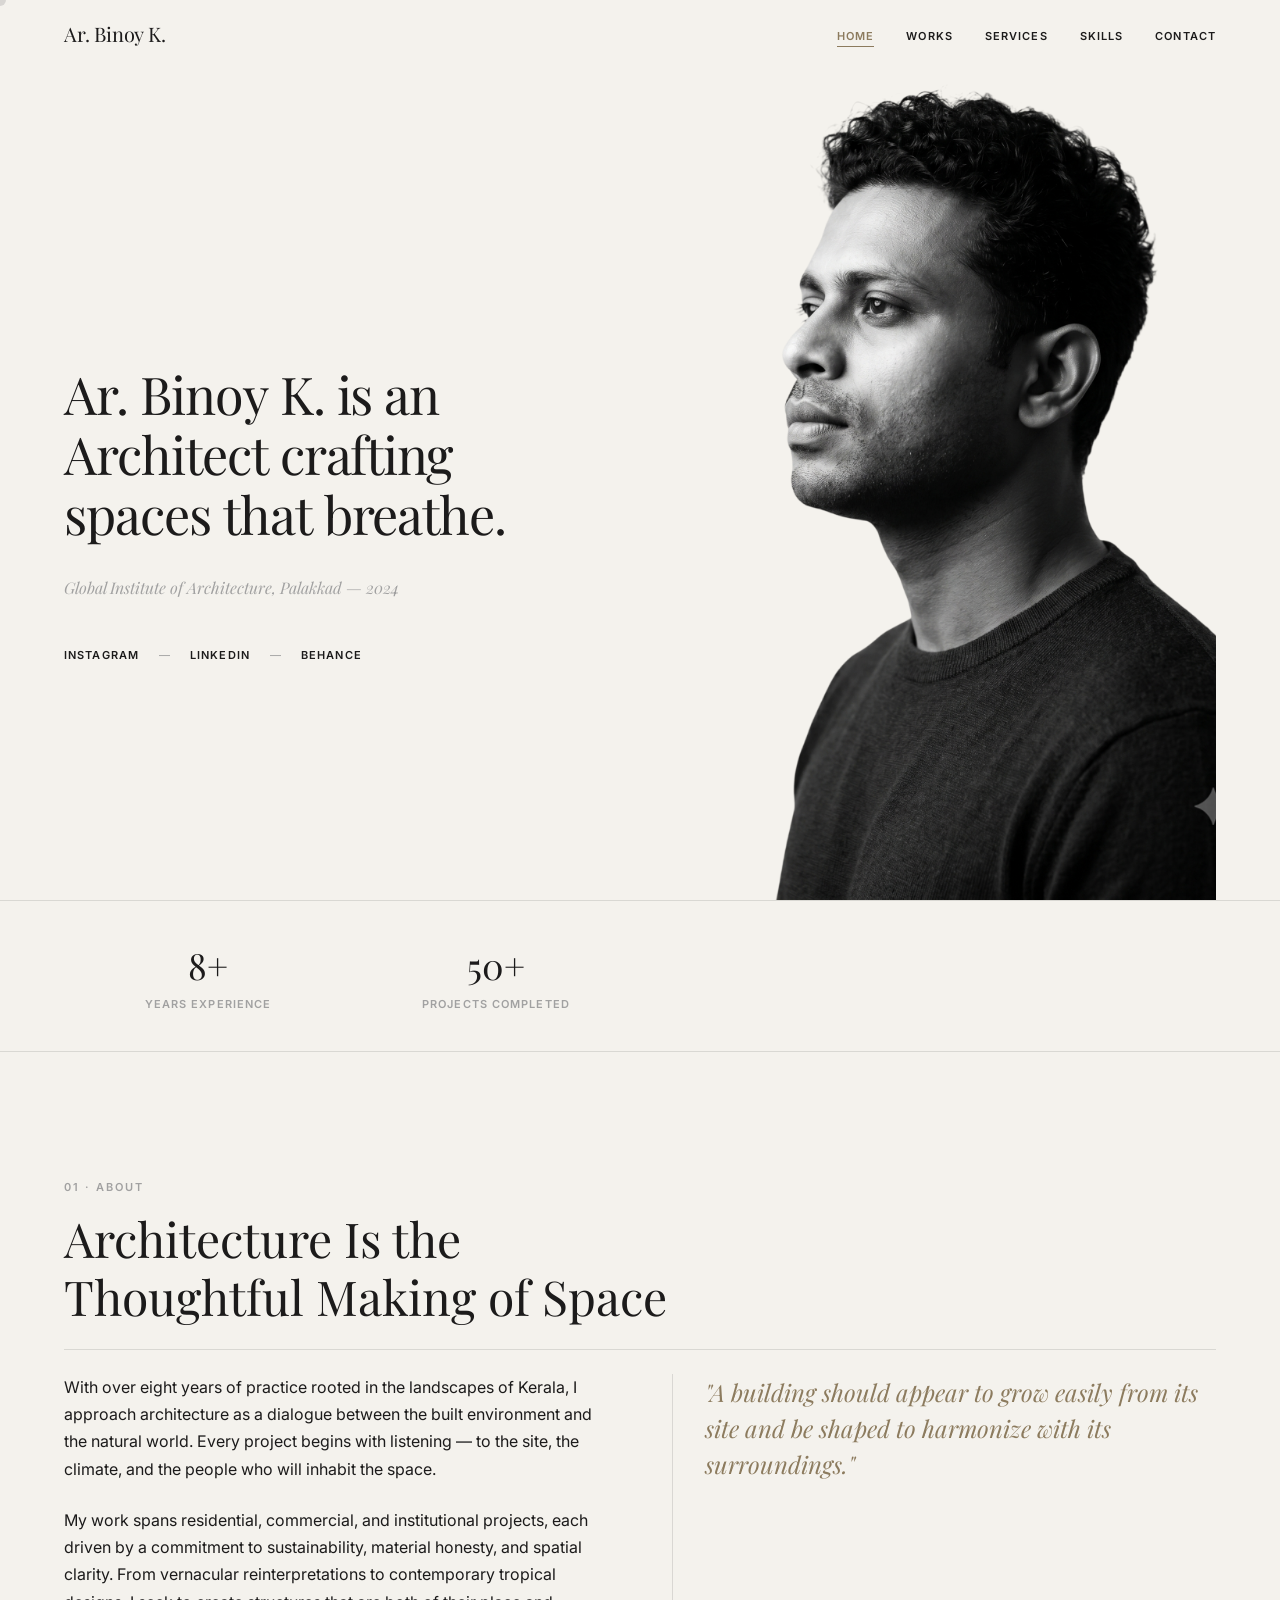
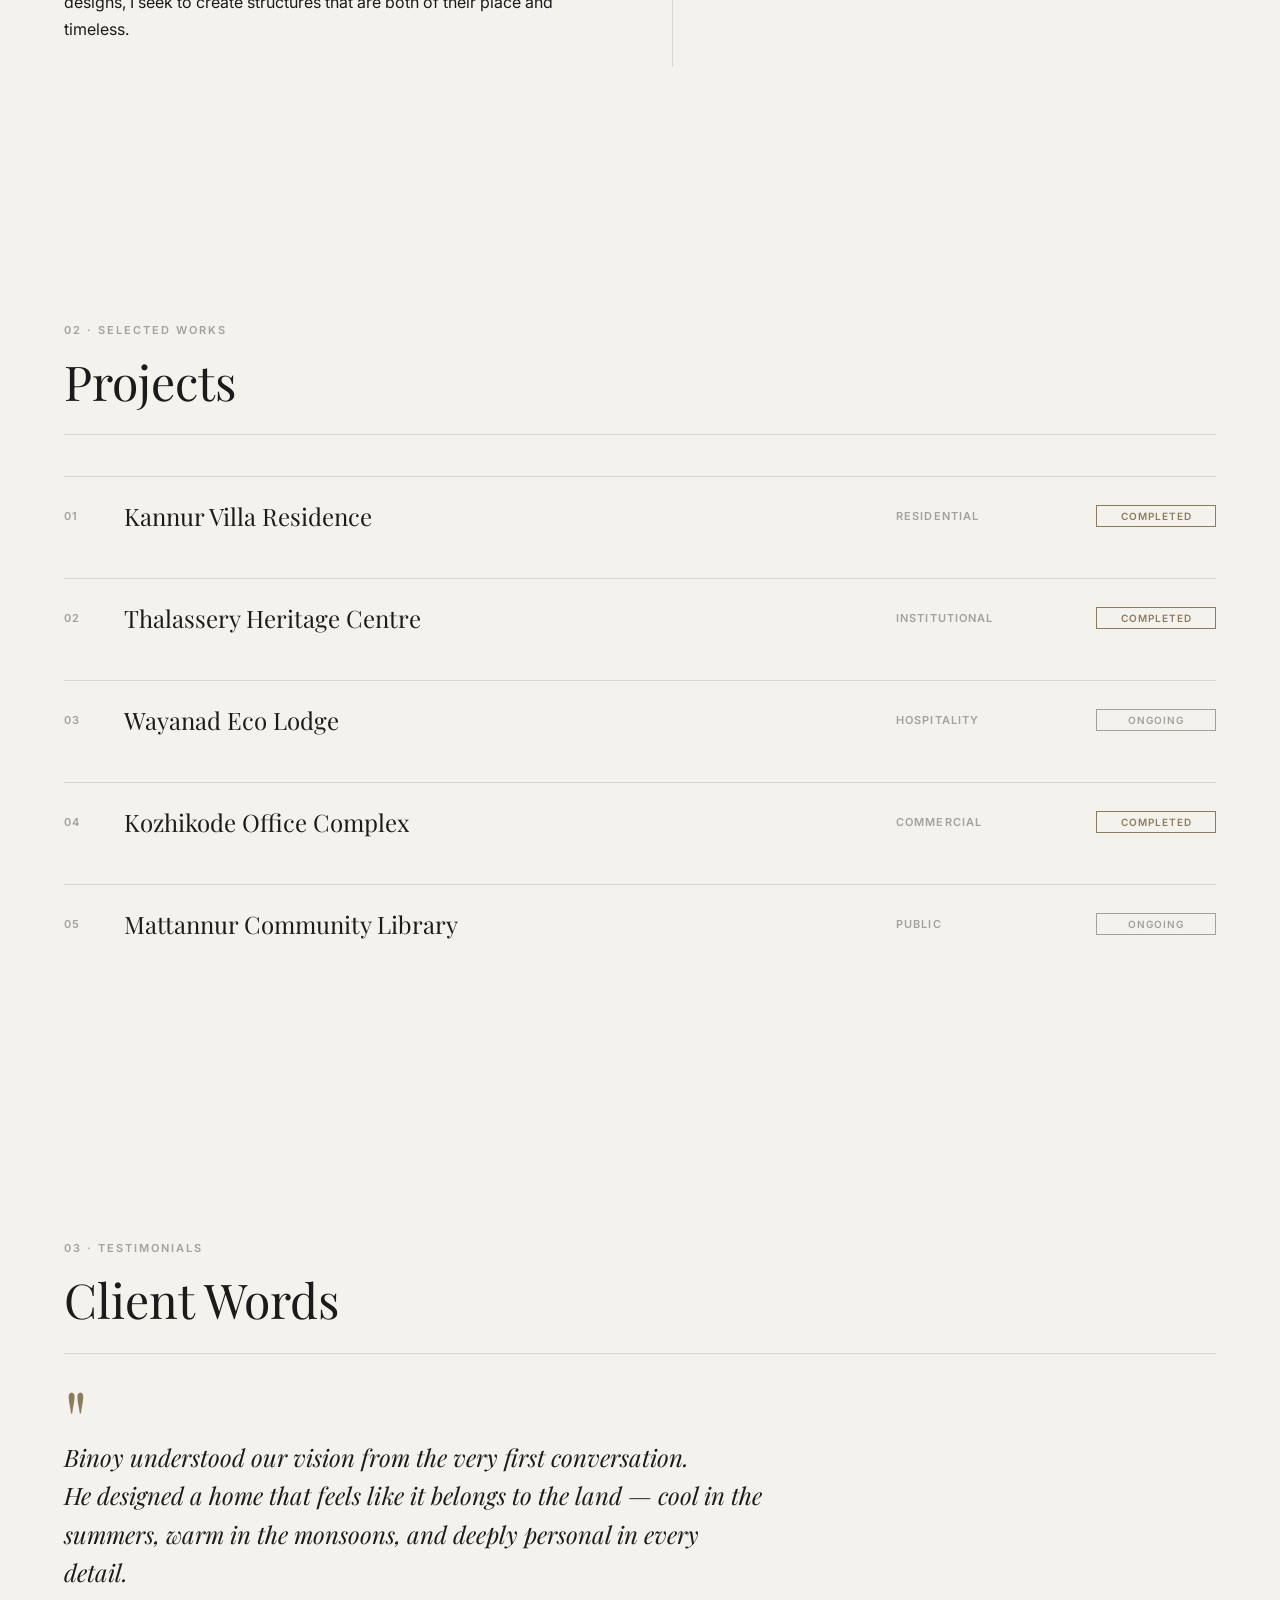
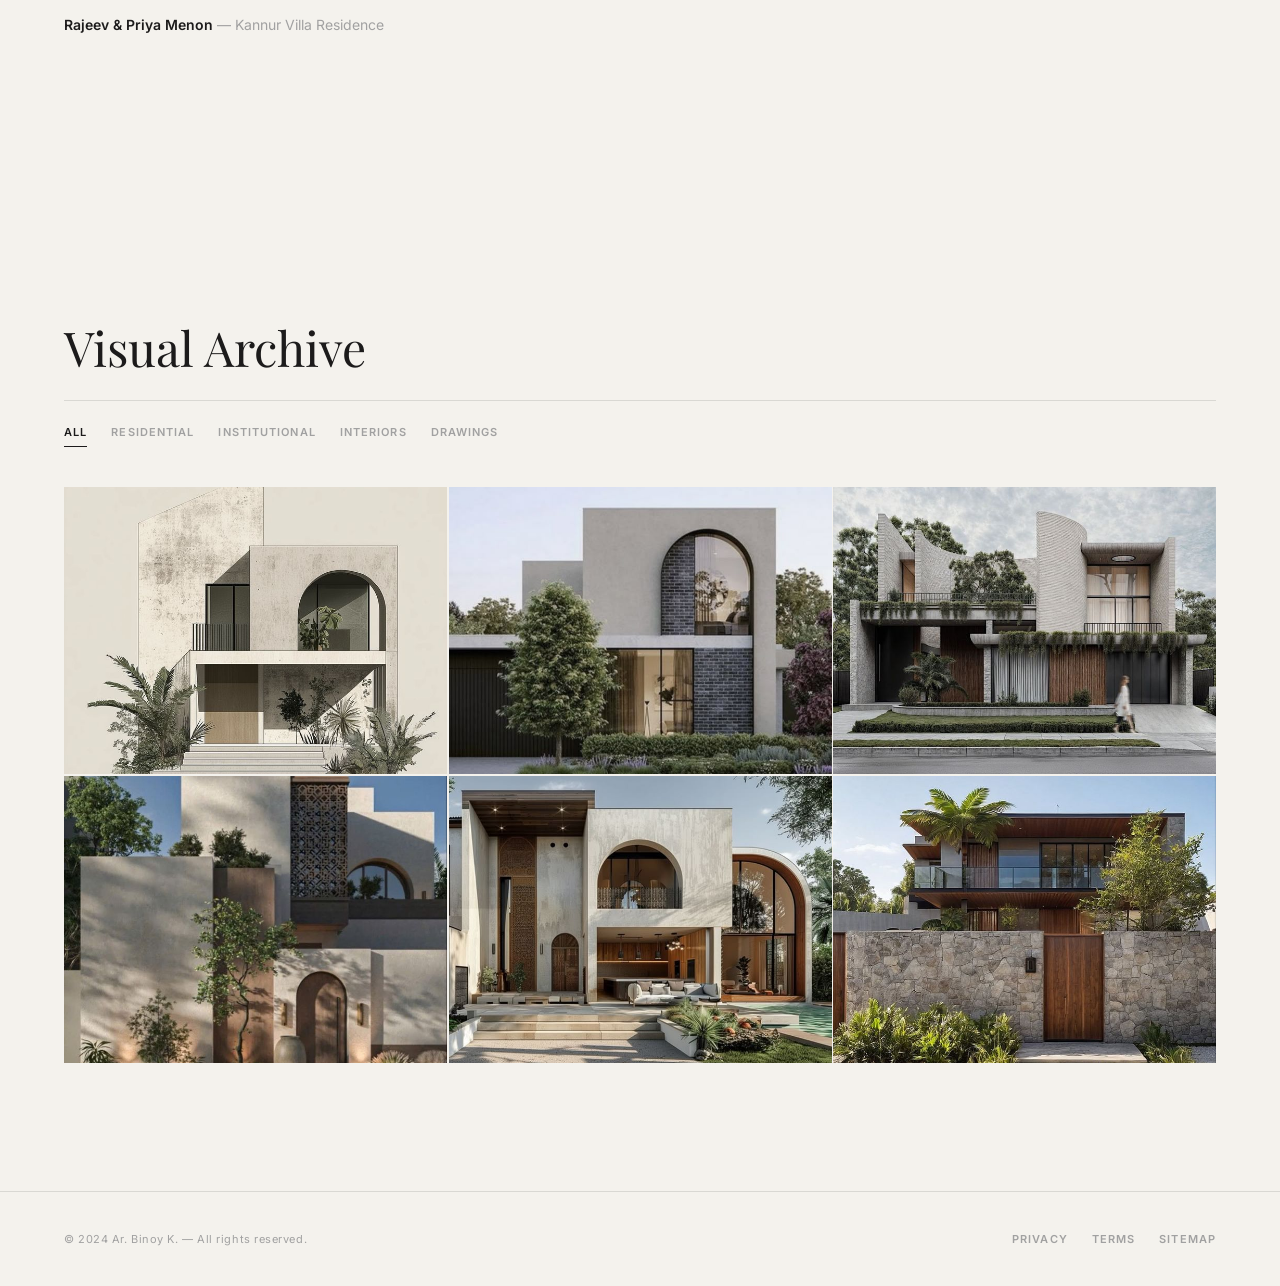
<file: Binoy/index.html>
<!DOCTYPE html>
<html lang="en">
<head>
    <meta charset="UTF-8">
    <meta name="viewport" content="width=device-width, initial-scale=1.0">
    <title>Ar. Binoy K.</title>
    <link rel="preconnect" href="https://fonts.googleapis.com">
    <link rel="preconnect" href="https://fonts.gstatic.com" crossorigin>
    <link href="https://fonts.googleapis.com/css2?family=Inter:wght@400;600&family=Playfair+Display:ital,wght@0,400;1,400&display=swap" rel="stylesheet">
    <link rel="stylesheet" href="animations.css">
    <style>
        :root {
            --color-bg: #f4f2ed;
            --color-text: #1c1b1b;
            --color-accent: #8c7b5e;
            --color-muted: #a1a1a1;
            --color-line: rgba(28, 27, 27, 0.12);
            --color-dark: #1c1c1a;
            --font-serif: 'Playfair Display', Georgia, serif;
            --font-sans: 'Inter', -apple-system, sans-serif;
        }

        * { margin: 0; padding: 0; box-sizing: border-box; }

        body {
            background-color: var(--color-bg);
            color: var(--color-text);
            font-family: var(--font-sans);
            overflow-x: hidden;
            -webkit-font-smoothing: antialiased;
        }

        .navbar {
            position: fixed; top: 0; left: 0; width: 100%; z-index: 1000;
            padding: 20px 4rem; display: flex; justify-content: space-between; align-items: center;
            transition: background-color 0.3s ease, border-color 0.3s ease;
            border-bottom: 1px solid transparent;
        }
        .navbar.scrolled {
            background-color: rgba(244, 242, 237, 0.92);
            backdrop-filter: blur(12px); -webkit-backdrop-filter: blur(12px);
            border-bottom-color: var(--color-line);
        }
        .nav-logo { font-family: var(--font-serif); font-size: 20px; color: var(--color-text); text-decoration: none; letter-spacing: -0.01em; }
        .nav-links { display: flex; gap: 32px; list-style: none; }
        .nav-links a { font-family: var(--font-sans); font-size: 11px; font-weight: 600; letter-spacing: 0.1em; text-transform: uppercase; color: var(--color-text); text-decoration: none; position: relative; padding-bottom: 4px; }
        .nav-links a::after { content: ''; position: absolute; bottom: 0; left: 0; width: 100%; height: 1px; background-color: var(--color-text); transform: scaleX(0); transform-origin: left; transition: transform 0.25s ease; }
        .nav-links a:hover::after, .nav-links a.active::after { transform: scaleX(1); }
        .nav-links a.active { color: var(--color-accent); }
        .nav-links a.active::after { background-color: var(--color-accent); }

        .hero { min-height: 100vh; padding: 0 4rem; display: grid; grid-template-columns: 1fr 1fr; align-items: center; gap: 4rem; }
        .hero-content { padding-top: 80px; }
        .hero-label { font-family: var(--font-sans); font-size: 11px; font-weight: 600; letter-spacing: 0.15em; text-transform: uppercase; color: var(--color-muted); margin-bottom: 32px; }
        .hero-heading { font-family: var(--font-serif); font-size: 52px; font-weight: 400; line-height: 1.15; letter-spacing: -0.02em; color: var(--color-text); margin-bottom: 32px; }
        .hero-education { font-family: var(--font-serif); font-size: 16px; font-style: italic; color: var(--color-muted); margin-bottom: 48px; line-height: 1.6; }
        .hero-social { display: flex; align-items: center; gap: 0; }
        .hero-social a { font-family: var(--font-sans); font-size: 11px; font-weight: 600; letter-spacing: 0.1em; text-transform: uppercase; color: var(--color-text); text-decoration: none; transition: color 0.25s ease; }
        .hero-social a:hover { color: var(--color-accent); }
        .hero-social-separator { font-family: var(--font-sans); font-size: 11px; color: var(--color-muted); margin: 0 20px; user-select: none; }
        .hero-image-wrapper { position: relative; height: 100vh; overflow: hidden; align-self: stretch; }
        .hero-image-wrapper img { width: 100%; height: 100%; object-fit: cover; object-position: top center; display: block; }

        .stats-bar { display: grid; grid-template-columns: repeat(4, 1fr); padding: 40px 4rem; border-top: 1px solid var(--color-line); border-bottom: 1px solid var(--color-line); }
        .stat-item { text-align: center; }
        .stat-number { font-family: var(--font-serif); font-size: 36px; color: var(--color-text); margin-bottom: 8px; }
        .stat-label { font-family: var(--font-sans); font-size: 11px; font-weight: 600; letter-spacing: 0.1em; text-transform: uppercase; color: var(--color-muted); }

        .section { padding: 8rem 4rem; }
        .section-label { font-family: var(--font-sans); font-size: 11px; font-weight: 600; letter-spacing: 0.1em; text-transform: uppercase; color: var(--color-muted); margin-bottom: 16px; }
        .section-heading { font-family: var(--font-serif); font-size: 48px; font-weight: 400; line-height: 1.2; color: var(--color-text); margin-bottom: 24px; }
        .section-line { width: 100%; height: 1px; background-color: var(--color-line); margin: 24px 0; }

        .about-grid { display: grid; grid-template-columns: 1fr 1fr; gap: 4rem; }
        .about-text { font-family: var(--font-sans); font-size: 16px; line-height: 1.7; color: var(--color-text); }
        .about-text p { margin-bottom: 24px; }
        .about-philosophy { padding-left: 2rem; border-left: 1px solid var(--color-line); }
        .about-quote { font-family: var(--font-serif); font-size: 24px; font-style: italic; line-height: 1.5; color: var(--color-accent); }

        .works-list { margin-top: 40px; }
        .work-row { display: grid; grid-template-columns: 60px 1fr 200px 120px; align-items: center; padding: 24px 0; border-top: 1px solid var(--color-line); cursor: pointer; position: relative; transition: color 0.3s ease; text-decoration: none; color: var(--color-text); }
        .work-row::before { content: ''; position: absolute; top: 0; left: -4rem; right: -4rem; bottom: 0; background-color: var(--color-dark); transform: scaleX(0); transform-origin: left; transition: transform 0.3s ease; z-index: -1; }
        .work-row:hover::before { transform: scaleX(1); }
        .work-row:hover { color: var(--color-bg); }
        .work-number { font-family: var(--font-sans); font-size: 11px; font-weight: 600; letter-spacing: 0.1em; color: var(--color-muted); transition: transform 0.25s ease, color 0.3s ease; }
        .work-row:hover .work-number { transform: translateX(-8px); color: var(--color-bg); }
        .work-title { font-family: var(--font-serif); font-size: 24px; font-weight: 400; transition: color 0.3s ease; }
        .work-row:hover .work-title { color: var(--color-bg); }
        .work-category { font-family: var(--font-sans); font-size: 11px; font-weight: 600; letter-spacing: 0.1em; text-transform: uppercase; color: var(--color-muted); transition: color 0.3s ease; }
        .work-row:hover .work-category { color: rgba(244, 242, 237, 0.6); }
        .work-status { font-family: var(--font-sans); font-size: 10px; font-weight: 600; letter-spacing: 0.1em; text-transform: uppercase; padding: 4px 12px; border: 1px solid; text-align: center; }
        .work-status.completed { color: var(--color-accent); border-color: var(--color-accent); }
        .work-status.ongoing { color: var(--color-muted); border-color: var(--color-muted); }
        .work-arrow { opacity: 0; transform: translateX(-10px); transition: opacity 0.25s ease, transform 0.25s ease; margin-left: 12px; font-size: 18px; }
        .work-row:hover .work-arrow { opacity: 1; transform: translateX(0); color: var(--color-bg); }

        .testimonial-block { max-width: 700px; }
        .testimonial-quote-mark { font-family: var(--font-serif); font-size: 80px; line-height: 1; color: var(--color-accent); margin-bottom: -20px; }
        .testimonial-text { font-family: var(--font-serif); font-size: 24px; font-style: italic; line-height: 1.6; color: var(--color-text); margin-bottom: 24px; }
        .testimonial-author { font-family: var(--font-sans); font-size: 14px; color: var(--color-muted); }
        .testimonial-author strong { color: var(--color-text); font-weight: 600; }

        .gallery-filters { display: flex; gap: 24px; margin-bottom: 40px; }
        .gallery-filter-btn { font-family: var(--font-sans); font-size: 11px; font-weight: 600; letter-spacing: 0.1em; text-transform: uppercase; color: var(--color-muted); background: none; border: none; cursor: pointer; padding-bottom: 8px; position: relative; transition: color 0.2s ease; }
        .gallery-filter-btn.active { color: var(--color-text); }
        .gallery-filter-btn::after { content: ''; position: absolute; bottom: 0; left: 0; width: 100%; height: 1px; background-color: var(--color-text); transform: scaleX(0); transform-origin: left; transition: transform 0.2s ease; }
        .gallery-filter-btn.active::after { transform: scaleX(1); }
        .gallery-grid { display: grid; grid-template-columns: repeat(3, 1fr); gap: 2px; }
        .gallery-item { position: relative; aspect-ratio: 4/3; overflow: hidden; cursor: pointer; }
        .gallery-item img { width: 100%; height: 100%; object-fit: cover; display: block; }
        .gallery-overlay { position: absolute; top: 0; left: 0; right: 0; bottom: 0; background: rgba(28, 28, 26, 0.6); display: flex; flex-direction: column; justify-content: flex-end; padding: 24px; opacity: 0; transition: opacity 0.25s ease; }
        .gallery-item:hover .gallery-overlay { opacity: 1; }
        .gallery-item-title { font-family: var(--font-serif); font-size: 18px; color: var(--color-bg); transform: translateY(10px); transition: transform 0.3s ease; }
        .gallery-item:hover .gallery-item-title { transform: translateY(0); }
        .gallery-item-label { font-family: var(--font-sans); font-size: 10px; font-weight: 600; letter-spacing: 0.1em; text-transform: uppercase; color: rgba(244, 242, 237, 0.6); margin-top: 4px; }

        .footer { padding: 40px 4rem; border-top: 1px solid var(--color-line); display: flex; justify-content: space-between; align-items: center; }
        .footer-text { font-family: var(--font-sans); font-size: 11px; color: var(--color-muted); letter-spacing: 0.05em; }
        .footer-links { display: flex; gap: 24px; }
        .footer-links a { font-family: var(--font-sans); font-size: 11px; font-weight: 600; letter-spacing: 0.1em; text-transform: uppercase; color: var(--color-muted); text-decoration: none; transition: color 0.2s ease; }
        .footer-links a:hover { color: var(--color-text); }

        @media (max-width: 768px) {
            .hero { grid-template-columns: 1fr; padding: 0 1.5rem; min-height: auto; padding-top: 120px; }
            .hero-heading { font-size: 42px; }
            .hero-image-wrapper { height: 50vh; }
            .stats-bar { grid-template-columns: repeat(2, 1fr); padding: 24px 1.5rem; gap: 24px; }
            .section { padding: 4rem 1.5rem; }
            .section-heading { font-size: 32px; }
            .about-grid { grid-template-columns: 1fr; }
            .work-row { grid-template-columns: 40px 1fr 100px; }
            .work-category { display: none; }
            .gallery-grid { grid-template-columns: 1fr 1fr; }
            .navbar { padding: 16px 1.5rem; }
            .footer { flex-direction: column; gap: 16px; padding: 24px 1.5rem; }
        }
    </style>
</head>
<body>
    <nav class="navbar" id="navbar" data-anim="navbar-enter">
        <a href="index.html" class="nav-logo">Ar. Binoy K.</a>
        <ul class="nav-links">
            <li><a href="index.html" class="active">Home</a></li>
            <li><a href="project.html">Works</a></li>
            <li><a href="services.html">Services</a></li>
            <li><a href="skills.html">Skills</a></li>
            <li><a href="contact.html">Contact</a></li>
        </ul>
    </nav>

    <section class="hero" id="hero">
        <div class="hero-content">
            <p class="hero-label" data-anim="hero-subtext">Architect · Palakkad, Kerala</p>
            <h1 class="hero-heading" data-anim="hero-words">Ar. Binoy K. is an Architect crafting spaces that breathe.</h1>
            <p class="hero-education" data-anim="hero-education">Global Institute of Architecture, Palakkad — 2024</p>
            <div class="hero-social">
                <a href="#" data-anim="hero-social">Instagram</a>
                <span class="hero-social-separator">—</span>
                <a href="#" data-anim="hero-social">LinkedIn</a>
                <span class="hero-social-separator">—</span>
                <a href="#" data-anim="hero-social">Behance</a>
            </div>
        </div>
        <div class="hero-image-wrapper" data-anim="portrait-reveal">
            <picture>
                <source media="(max-width: 768px)" srcset="images/Ar.%20Binoy%20K.%20Portrait-mobile.jpg">
                <img src="images/Ar. Binoy K. Portrait.png" alt="Ar. Binoy K. Portrait" fetchpriority="high" />
            </picture>
        </div>
    </section>

    <div class="stats-bar">
        <div class="stat-item" data-anim="stat-reveal">
            <div class="stat-number">8+</div>
            <div class="stat-label">Years Experience</div>
        </div>
        <div class="stat-item" data-anim="stat-reveal">
            <div class="stat-number">50+</div>
            <div class="stat-label">Projects Completed</div>
        </div>
        <div class="stat-item" data-anim="stat-reveal">
            <div class="stat-number">3</div>
            <div class="stat-label">Awards Won</div>
        </div>
        <div class="stat-item" data-anim="stat-reveal">
            <div class="stat-number">35+</div>
            <div class="stat-label">Happy Clients</div>
        </div>
    </div>

    <section class="section" id="about">
        <p class="section-label" data-anim="label-draft">01 · About</p>
        <h2 class="section-heading" data-anim="heading-reveal">Architecture Is the<br>Thoughtful Making of Space</h2>
        <div class="section-line" data-anim="line-draw"></div>
        <div class="about-grid">
            <div class="about-text">
                <p data-anim="body-reveal">With over eight years of practice rooted in the landscapes of Kerala, I approach architecture as a dialogue between the built environment and the natural world. Every project begins with listening — to the site, the climate, and the people who will inhabit the space.</p>
                <p data-anim="body-reveal">My work spans residential, commercial, and institutional projects, each driven by a commitment to sustainability, material honesty, and spatial clarity. From vernacular reinterpretations to contemporary tropical designs, I seek to create structures that are both of their place and timeless.</p>
            </div>
            <div class="about-philosophy" data-anim="fade-up">
                <p class="about-quote">"A building should appear to grow easily from its site and be shaped to harmonize with its surroundings."</p>
            </div>
        </div>
    </section>

    <section class="section" id="works">
        <p class="section-label" data-anim="label-draft">02 · Selected Works</p>
        <h2 class="section-heading" data-anim="heading-reveal">Projects</h2>
        <div class="section-line" data-anim="line-draw"></div>
        <div class="works-list">
            <a href="project.html" class="work-row" data-anim="work-row-reveal">
                <span class="work-number">01</span>
                <span class="work-title">Kannur Villa Residence</span>
                <span class="work-category">Residential</span>
                <span class="work-status completed">Completed</span>
                <span class="work-arrow">→</span>
            </a>
            <a href="#" class="work-row" data-anim="work-row-reveal">
                <span class="work-number">02</span>
                <span class="work-title">Thalassery Heritage Centre</span>
                <span class="work-category">Institutional</span>
                <span class="work-status completed">Completed</span>
                <span class="work-arrow">→</span>
            </a>
            <a href="#" class="work-row" data-anim="work-row-reveal">
                <span class="work-number">03</span>
                <span class="work-title">Wayanad Eco Lodge</span>
                <span class="work-category">Hospitality</span>
                <span class="work-status ongoing">Ongoing</span>
                <span class="work-arrow">→</span>
            </a>
            <a href="#" class="work-row" data-anim="work-row-reveal">
                <span class="work-number">04</span>
                <span class="work-title">Kozhikode Office Complex</span>
                <span class="work-category">Commercial</span>
                <span class="work-status completed">Completed</span>
                <span class="work-arrow">→</span>
            </a>
            <a href="#" class="work-row" data-anim="work-row-reveal">
                <span class="work-number">05</span>
                <span class="work-title">Mattannur Community Library</span>
                <span class="work-category">Public</span>
                <span class="work-status ongoing">Ongoing</span>
                <span class="work-arrow">→</span>
            </a>
        </div>
    </section>

    <section class="section" id="testimonials">
        <p class="section-label" data-anim="label-draft">03 · Testimonials</p>
        <h2 class="section-heading" data-anim="heading-reveal">Client Words</h2>
        <div class="section-line" data-anim="line-draw"></div>
        <div class="testimonial-block">
            <div class="testimonial-quote-mark" data-anim="quote-mark">"</div>
            <p class="testimonial-text">Binoy understood our vision from the very first conversation. He designed a home that feels like it belongs to the land — cool in the summers, warm in the monsoons, and deeply personal in every detail.</p>
            <p class="testimonial-author" data-anim="author-slide"><strong>Rajeev & Priya Menon</strong> — Kannur Villa Residence</p>
        </div>
    </section>

    <section class="section" id="gallery">
        <p class="section-label" data-anim="label-draft">04 · Gallery</p>
        <h2 class="section-heading" data-anim="heading-reveal">Visual Archive</h2>
        <div class="section-line" data-anim="line-draw"></div>
        <div class="gallery-filters">
            <button class="gallery-filter-btn active">All</button>
            <button class="gallery-filter-btn">Residential</button>
            <button class="gallery-filter-btn">Institutional</button>
            <button class="gallery-filter-btn">Interiors</button>
            <button class="gallery-filter-btn">Drawings</button>
        </div>
        <div class="gallery-grid">
            <div class="gallery-item" data-anim="gallery-cascade">
                <img src="images/Kannur Villa exterior.jpg" alt="Kannur Villa exterior" loading="lazy" decoding="async">
                <div class="gallery-overlay">
                    <span class="gallery-item-title">Kannur Villa</span>
                    <span class="gallery-item-label">Residential · 2023</span>
                </div>
            </div>
            <div class="gallery-item" data-anim="gallery-cascade">
                <img src="images/Heritage centre courtyard.jpg" alt="Heritage Centre courtyard" loading="lazy" decoding="async">
                <div class="gallery-overlay">
                    <span class="gallery-item-title">Heritage Centre</span>
                    <span class="gallery-item-label">Institutional · 2022</span>
                </div>
            </div>
            <div class="gallery-item" data-anim="gallery-cascade">
                <img src="images/interior living space.jpg" alt="Interior living space" loading="lazy" decoding="async">
                <div class="gallery-overlay">
                    <span class="gallery-item-title">Living Space</span>
                    <span class="gallery-item-label">Interior · 2023</span>
                </div>
            </div>
            <div class="gallery-item" data-anim="gallery-cascade">
                <img src="images/Eco Lodge concept render.jpg" alt="Eco Lodge concept render" loading="lazy" decoding="async">
                <div class="gallery-overlay">
                    <span class="gallery-item-title">Eco Lodge</span>
                    <span class="gallery-item-label">Hospitality · 2024</span>
                </div>
            </div>
            <div class="gallery-item" data-anim="gallery-cascade">
                <img src="images/architectural section drawing.jpg" alt="Architectural section drawing" loading="lazy" decoding="async">
                <div class="gallery-overlay">
                    <span class="gallery-item-title">Section Drawing</span>
                    <span class="gallery-item-label">Drawing · 2022</span>
                </div>
            </div>
            <div class="gallery-item" data-anim="gallery-cascade">
                <img src="images/Office complex facade.jpg" alt="Office complex facade" loading="lazy" decoding="async">
                <div class="gallery-overlay">
                    <span class="gallery-item-title">Office Facade</span>
                    <span class="gallery-item-label">Commercial · 2021</span>
                </div>
            </div>
        </div>
    </section>

    <footer class="footer">
        <p class="footer-text">© 2024 Ar. Binoy K. — All rights reserved.</p>
        <div class="footer-links">
            <a href="#">Privacy</a>
            <a href="#">Terms</a>
            <a href="#">Sitemap</a>
        </div>
    </footer>

    <script src="animations.js" defer></script>
</body>
</html>
</file>
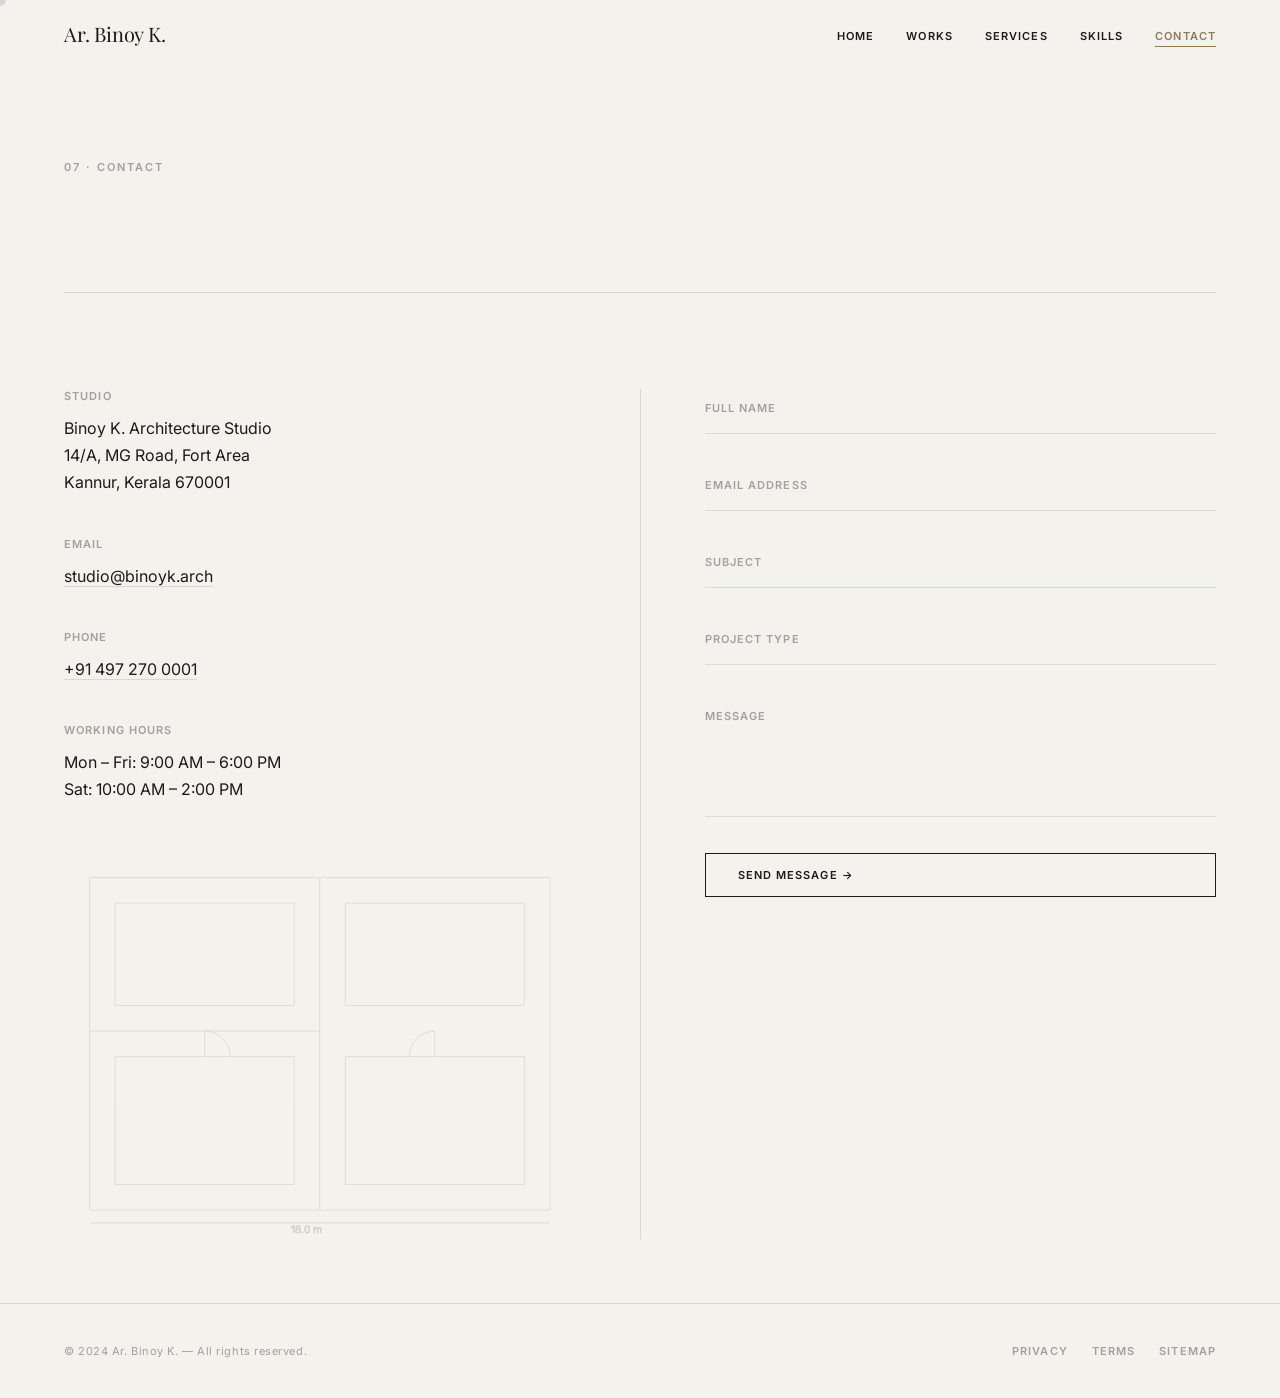
<file: Binoy/contact.html>
<!DOCTYPE html>
<html lang="en">
<head>
    <meta charset="UTF-8">
    <meta name="viewport" content="width=device-width, initial-scale=1.0">
    <title>Contact — Ar. Binoy K.</title>
    <link rel="preconnect" href="https://fonts.googleapis.com">
    <link rel="preconnect" href="https://fonts.gstatic.com" crossorigin>
    <link href="https://fonts.googleapis.com/css2?family=Inter:wght@400;600&family=Playfair+Display:ital,wght@0,400;1,400&display=swap" rel="stylesheet">
    <link rel="stylesheet" href="animations.css">
    <style>
        :root { --color-bg: #f4f2ed; --color-text: #1c1b1b; --color-accent: #8c7b5e; --color-muted: #a1a1a1; --color-line: rgba(28, 27, 27, 0.12); --color-dark: #1c1c1a; --color-field-border: #ddd9d0; --font-serif: 'Playfair Display', Georgia, serif; --font-sans: 'Inter', -apple-system, sans-serif; }
        * { margin: 0; padding: 0; box-sizing: border-box; }
        body { background-color: var(--color-bg); color: var(--color-text); font-family: var(--font-sans); overflow-x: hidden; -webkit-font-smoothing: antialiased; }
        .navbar { position: fixed; top: 0; left: 0; width: 100%; z-index: 1000; padding: 20px 4rem; display: flex; justify-content: space-between; align-items: center; transition: background-color 0.3s ease, border-color 0.3s ease; border-bottom: 1px solid transparent; }
        .navbar.scrolled { background-color: rgba(244, 242, 237, 0.92); backdrop-filter: blur(12px); -webkit-backdrop-filter: blur(12px); border-bottom-color: var(--color-line); }
        .nav-logo { font-family: var(--font-serif); font-size: 20px; color: var(--color-text); text-decoration: none; letter-spacing: -0.01em; }
        .nav-links { display: flex; gap: 32px; list-style: none; }
        .nav-links a { font-family: var(--font-sans); font-size: 11px; font-weight: 600; letter-spacing: 0.1em; text-transform: uppercase; color: var(--color-text); text-decoration: none; position: relative; padding-bottom: 4px; }
        .nav-links a::after { content: ''; position: absolute; bottom: 0; left: 0; width: 100%; height: 1px; background-color: var(--color-text); transform: scaleX(0); transform-origin: left; transition: transform 0.25s ease; }
        .nav-links a:hover::after, .nav-links a.active::after { transform: scaleX(1); }
        .nav-links a.active { color: var(--color-accent); }
        .nav-links a.active::after { background-color: var(--color-accent); }
        .contact-hero { padding: 160px 4rem 4rem; }
        .contact-hero .section-label { font-family: var(--font-sans); font-size: 11px; font-weight: 600; letter-spacing: 0.1em; text-transform: uppercase; color: var(--color-muted); margin-bottom: 16px; }
        .contact-hero .hero-heading { font-family: var(--font-serif); font-size: 64px; font-weight: 400; line-height: 1.1; letter-spacing: -0.02em; color: var(--color-text); }
        .section-line { width: 100%; height: 1px; background-color: var(--color-line); margin: 32px 0; }
        .contact-grid { display: grid; grid-template-columns: 1fr 1px 1fr; gap: 0; padding: 0 4rem 4rem; }
        .contact-info { padding-right: 4rem; }
        .contact-divider { width: 1px; background-color: var(--color-line); }
        .contact-form-wrapper { padding-left: 4rem; }
        .contact-block { margin-bottom: 40px; }
        .contact-block-label { font-family: var(--font-sans); font-size: 11px; font-weight: 600; letter-spacing: 0.1em; text-transform: uppercase; color: var(--color-muted); margin-bottom: 12px; }
        .contact-block-value { font-family: var(--font-sans); font-size: 16px; line-height: 1.7; color: var(--color-text); }
        .contact-block-value a { color: var(--color-text); text-decoration: none; border-bottom: 1px solid var(--color-line); transition: border-color 0.2s ease; }
        .contact-block-value a:hover { border-color: var(--color-accent); }
        .floor-plan-sketch { margin-top: 48px; opacity: 0.15; }
        .floor-plan-sketch svg { width: 100%; height: auto; }
        .contact-form { display: flex; flex-direction: column; gap: 32px; }
        .form-group { position: relative; }
        .form-label { font-family: var(--font-sans); font-size: 11px; font-weight: 600; letter-spacing: 0.1em; text-transform: uppercase; color: var(--color-muted); position: absolute; top: 12px; left: 0; transition: transform 0.2s ease, font-size 0.2s ease; pointer-events: none; }
        .form-input, .form-textarea { width: 100%; padding: 12px 0; font-family: var(--font-sans); font-size: 16px; color: var(--color-text); background: transparent; border: none; border-bottom: 1px solid var(--color-field-border); outline: none; transition: border-color 0.25s ease; }
        .form-input:focus, .form-textarea:focus { border-bottom-color: var(--color-dark); }
        .form-input:focus + .form-label, .form-input:not(:placeholder-shown) + .form-label, .form-textarea:focus + .form-label, .form-textarea:not(:placeholder-shown) + .form-label { transform: translateY(-24px); font-size: 10px; }
        .form-textarea { resize: none; min-height: 120px; }
        .submit-btn { display: inline-flex; align-items: center; gap: 12px; font-family: var(--font-sans); font-size: 11px; font-weight: 600; letter-spacing: 0.1em; text-transform: uppercase; color: var(--color-text); background: transparent; border: 1px solid var(--color-text); padding: 14px 32px; cursor: pointer; position: relative; overflow: hidden; transition: color 0.3s ease; }
        .submit-btn::before { content: ''; position: absolute; top: 0; left: 0; width: 100%; height: 100%; background-color: var(--color-accent); transform: scaleX(0); transform-origin: left; transition: transform 0.3s ease; z-index: -1; }
        .submit-btn:hover::before { transform: scaleX(1); }
        .submit-btn:hover { color: var(--color-bg); border-color: var(--color-accent); }
        .submit-btn .arrow { transition: transform 0.2s ease; }
        .submit-btn:hover .arrow { transform: translateX(6px); }
        .footer { padding: 40px 4rem; border-top: 1px solid var(--color-line); display: flex; justify-content: space-between; align-items: center; }
        .footer-text { font-family: var(--font-sans); font-size: 11px; color: var(--color-muted); letter-spacing: 0.05em; }
        .footer-links { display: flex; gap: 24px; }
        .footer-links a { font-family: var(--font-sans); font-size: 11px; font-weight: 600; letter-spacing: 0.1em; text-transform: uppercase; color: var(--color-muted); text-decoration: none; transition: color 0.2s ease; }
        .footer-links a:hover { color: var(--color-text); }
        @media (max-width: 768px) { .contact-hero { padding: 120px 1.5rem 2rem; } .contact-hero .hero-heading { font-size: 36px; } .contact-grid { grid-template-columns: 1fr; padding: 0 1.5rem 2rem; } .contact-info { padding-right: 0; padding-bottom: 2rem; } .contact-divider { width: 100%; height: 1px; } .contact-form-wrapper { padding-left: 0; padding-top: 2rem; } .navbar { padding: 16px 1.5rem; } .footer { flex-direction: column; gap: 16px; padding: 24px 1.5rem; } }
    </style>
</head>
<body>
    <nav class="navbar" id="navbar" data-anim="navbar-enter">
        <a href="index.html" class="nav-logo">Ar. Binoy K.</a>
        <ul class="nav-links">
            <li><a href="index.html">Home</a></li>
            <li><a href="project.html">Works</a></li>
            <li><a href="services.html">Services</a></li>
            <li><a href="skills.html">Skills</a></li>
            <li><a href="contact.html" class="active">Contact</a></li>
        </ul>
    </nav>
    <section class="contact-hero">
        <p class="section-label" data-anim="label-draft">07 · Contact</p>
        <h1 class="hero-heading" data-anim="contact-words">Let's Build<br>Something Together</h1>
        <div class="section-line" data-anim="line-draw"></div>
    </section>
    <div class="contact-grid">
        <div class="contact-info">
            <div class="contact-block" data-anim="contact-block">
                <p class="contact-block-label">Studio</p>
                <p class="contact-block-value">Binoy K. Architecture Studio<br>14/A, MG Road, Fort Area<br>Kannur, Kerala 670001</p>
            </div>
            <div class="contact-block" data-anim="contact-block">
                <p class="contact-block-label">Email</p>
                <p class="contact-block-value"><a href="mailto:studio@binoyk.arch">studio@binoyk.arch</a></p>
            </div>
            <div class="contact-block" data-anim="contact-block">
                <p class="contact-block-label">Phone</p>
                <p class="contact-block-value"><a href="tel:+914972700001">+91 497 270 0001</a></p>
            </div>
            <div class="contact-block" data-anim="contact-block">
                <p class="contact-block-label">Working Hours</p>
                <p class="contact-block-value">Mon – Fri: 9:00 AM – 6:00 PM<br>Sat: 10:00 AM – 2:00 PM</p>
            </div>
            <div class="floor-plan-sketch" data-anim="svg-draw" data-speed="1500" data-stagger="60">
                <svg viewBox="0 0 400 300" fill="none" stroke="currentColor" stroke-width="0.5">
                    <rect x="20" y="20" width="360" height="260"/>
                    <line x1="20" y1="140" x2="200" y2="140"/>
                    <line x1="200" y1="20" x2="200" y2="280"/>
                    <rect x="40" y="40" width="140" height="80"/>
                    <rect x="220" y="40" width="140" height="80"/>
                    <rect x="40" y="160" width="140" height="100"/>
                    <rect x="220" y="160" width="140" height="100"/>
                    <line x1="110" y1="140" x2="110" y2="160"/>
                    <line x1="290" y1="140" x2="290" y2="160"/>
                    <path d="M110 140 A20 20 0 0 1 130 160" stroke-dasharray="2 2"/>
                    <path d="M290 140 A20 20 0 0 0 270 160" stroke-dasharray="2 2"/>
                    <line x1="20" y1="290" x2="380" y2="290" stroke-dasharray="4 2"/>
                    <text x="190" y="298" font-size="8" fill="currentColor" text-anchor="middle" font-family="Inter">18.0 m</text>
                </svg>
            </div>
        </div>
        <div class="contact-divider" data-anim="divider-draw"></div>
        <div class="contact-form-wrapper">
            <form class="contact-form" id="contactForm">
                <div class="form-group">
                    <input type="text" class="form-input" id="name" placeholder=" " required>
                    <label for="name" class="form-label">Full Name</label>
                </div>
                <div class="form-group">
                    <input type="email" class="form-input" id="email" placeholder=" " required>
                    <label for="email" class="form-label">Email Address</label>
                </div>
                <div class="form-group">
                    <input type="text" class="form-input" id="subject" placeholder=" ">
                    <label for="subject" class="form-label">Subject</label>
                </div>
                <div class="form-group">
                    <input type="text" class="form-input" id="projectType" placeholder=" ">
                    <label for="projectType" class="form-label">Project Type</label>
                </div>
                <div class="form-group">
                    <textarea class="form-textarea" id="message" placeholder=" " required></textarea>
                    <label for="message" class="form-label">Message</label>
                </div>
                <button type="submit" class="submit-btn"><span class="btn-text">Send Message <span class="arrow">→</span></span><span class="btn-sending">Sending<span class="pulse-dot"></span><span class="pulse-dot"></span><span class="pulse-dot"></span></span><span class="btn-sent">Message Sent <svg width="14" height="14" viewBox="0 0 24 24" fill="none" stroke="currentColor" stroke-width="2.5"><path class="checkmark-path" d="M4 12l6 6L20 6"/></svg></span></button>
            </form>
        </div>
    </div>
    <footer class="footer">
        <p class="footer-text">© 2024 Ar. Binoy K. — All rights reserved.</p>
        <div class="footer-links"><a href="#">Privacy</a><a href="#">Terms</a><a href="#">Sitemap</a></div>
    </footer>
    <script src="animations.js" defer></script>
</body>
</html>
</file>
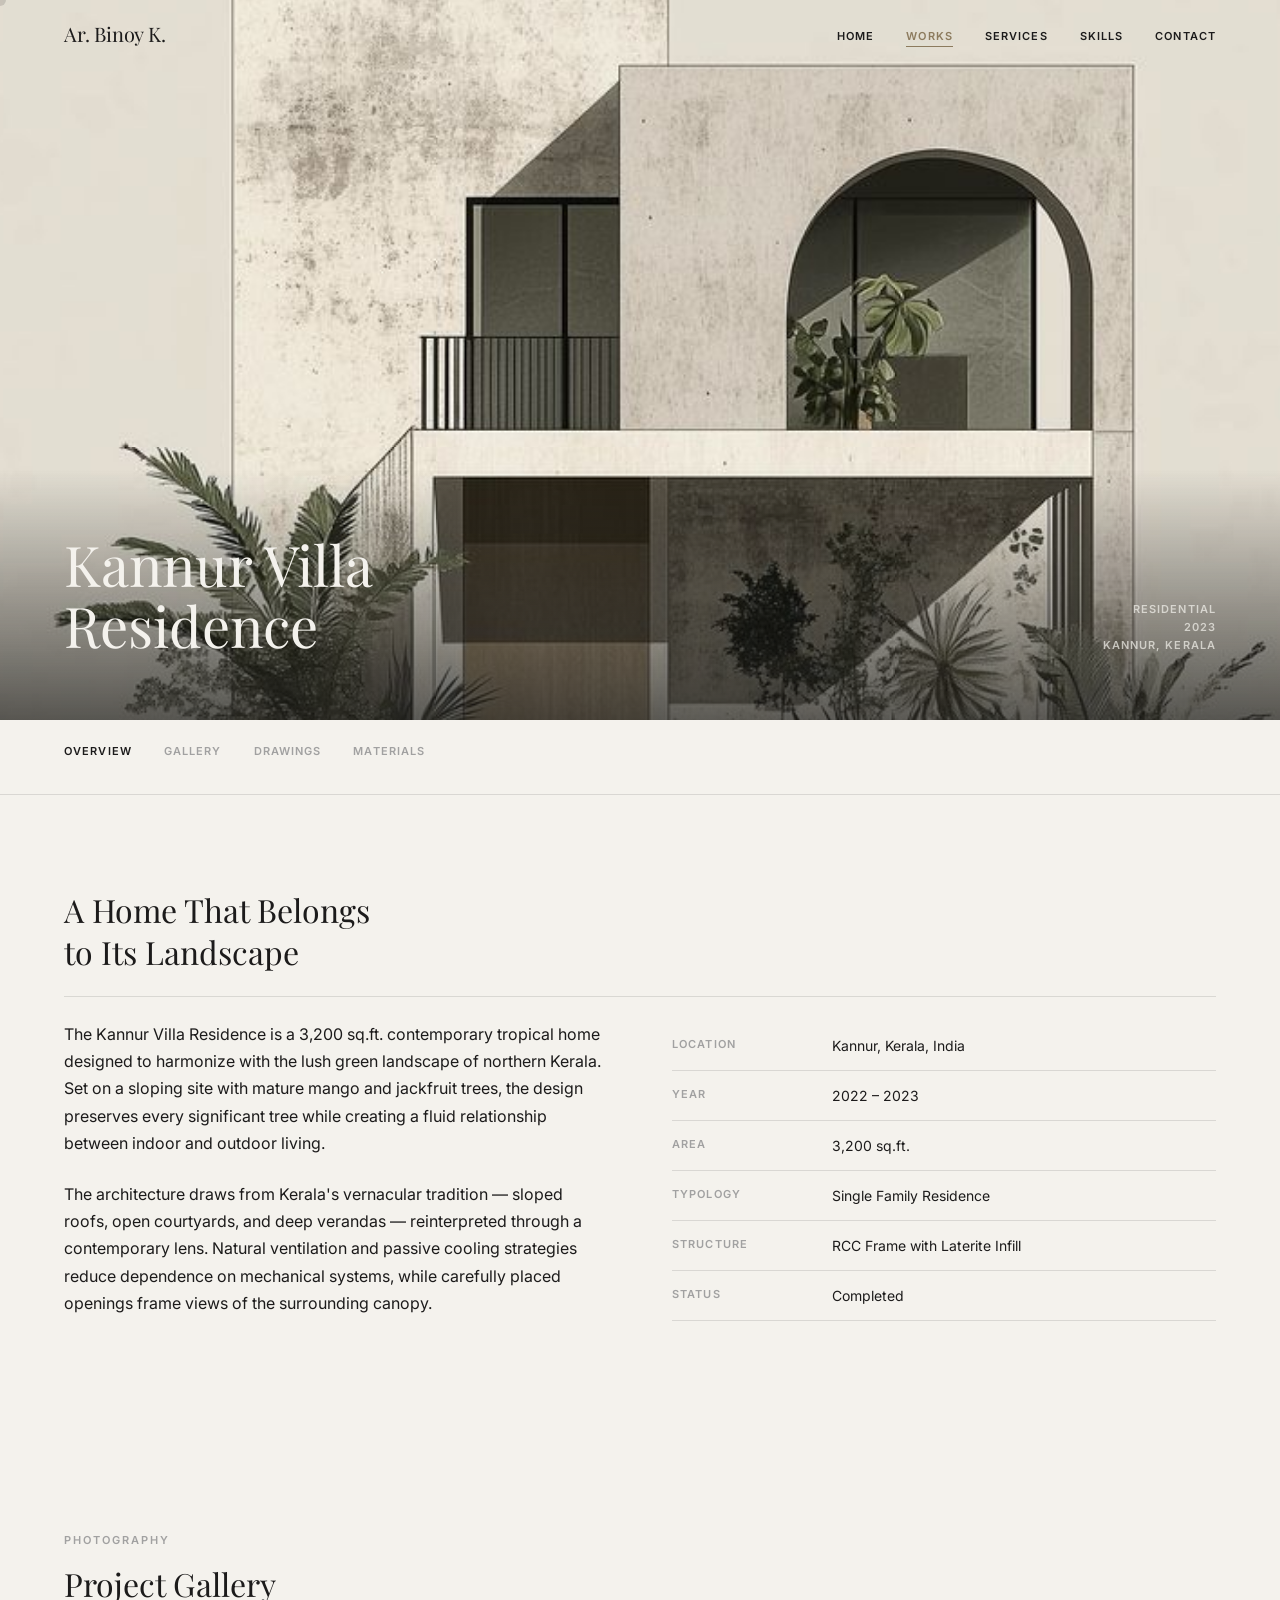
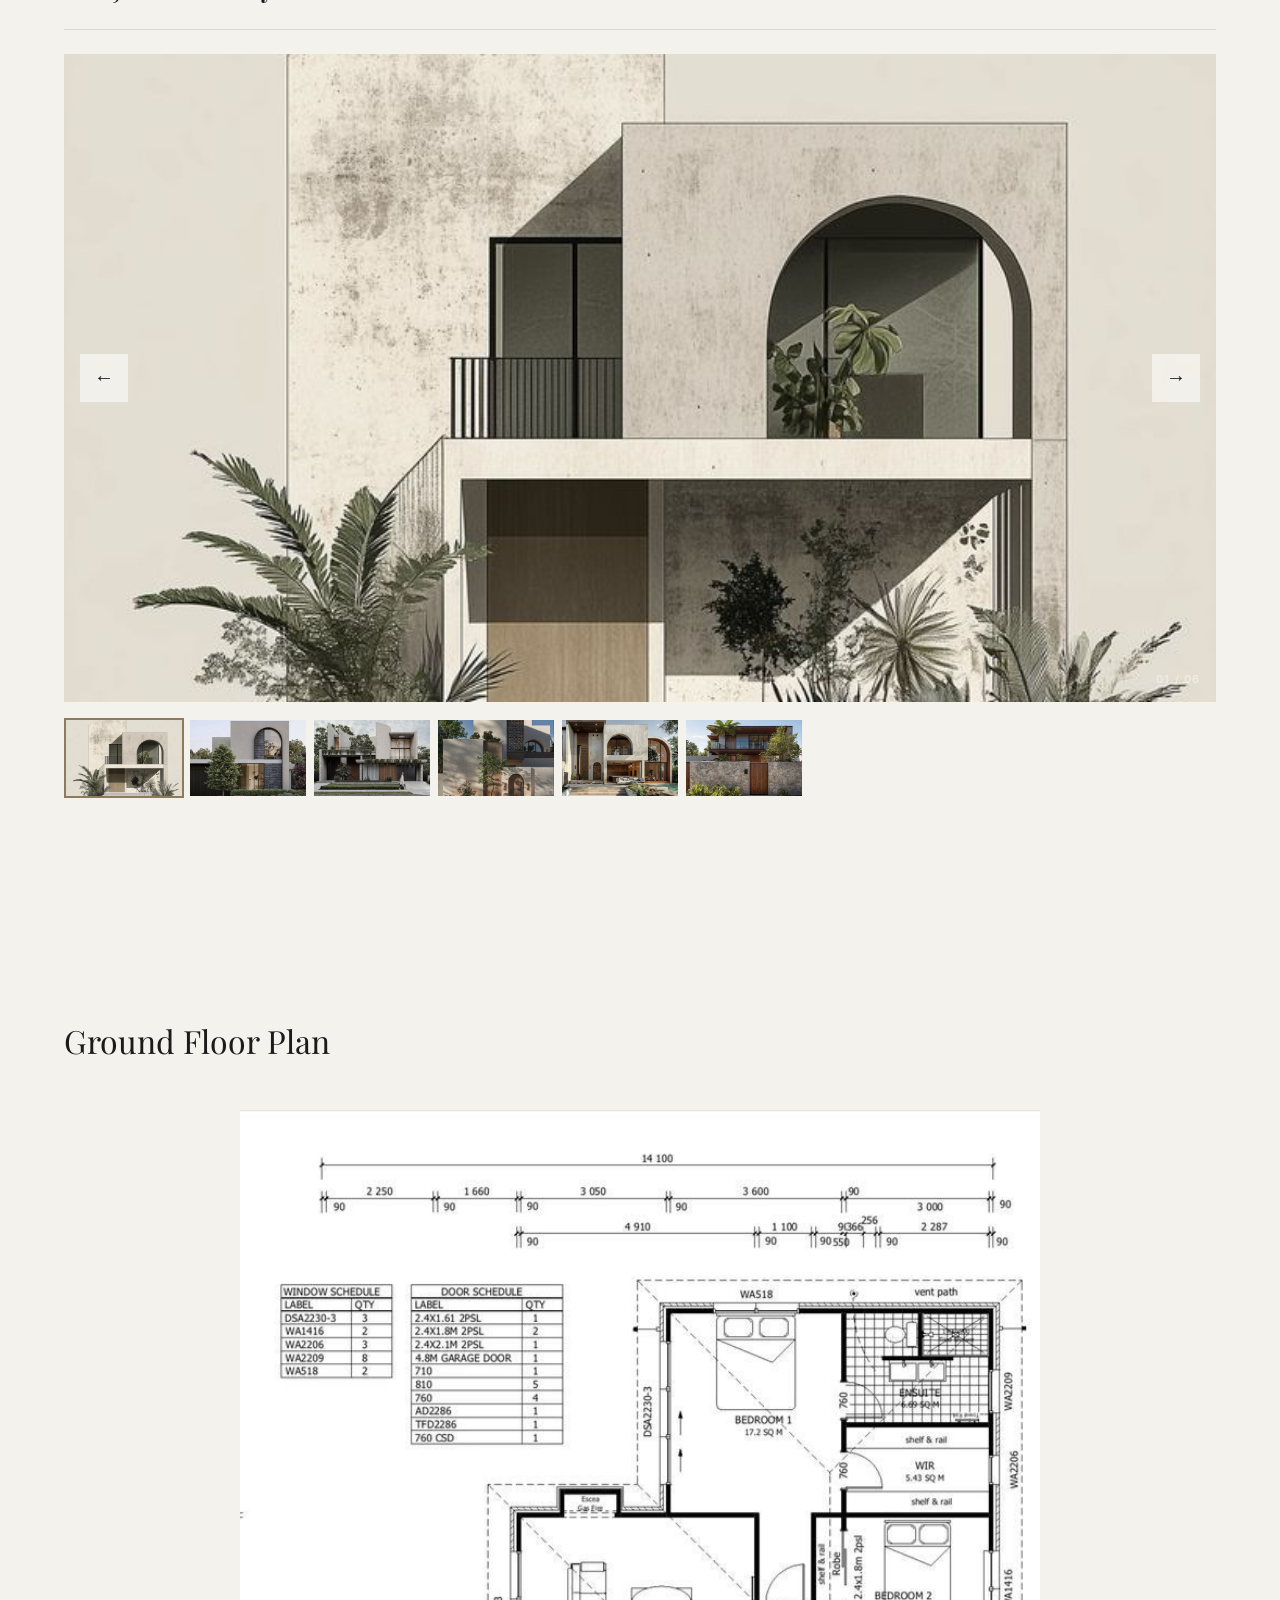
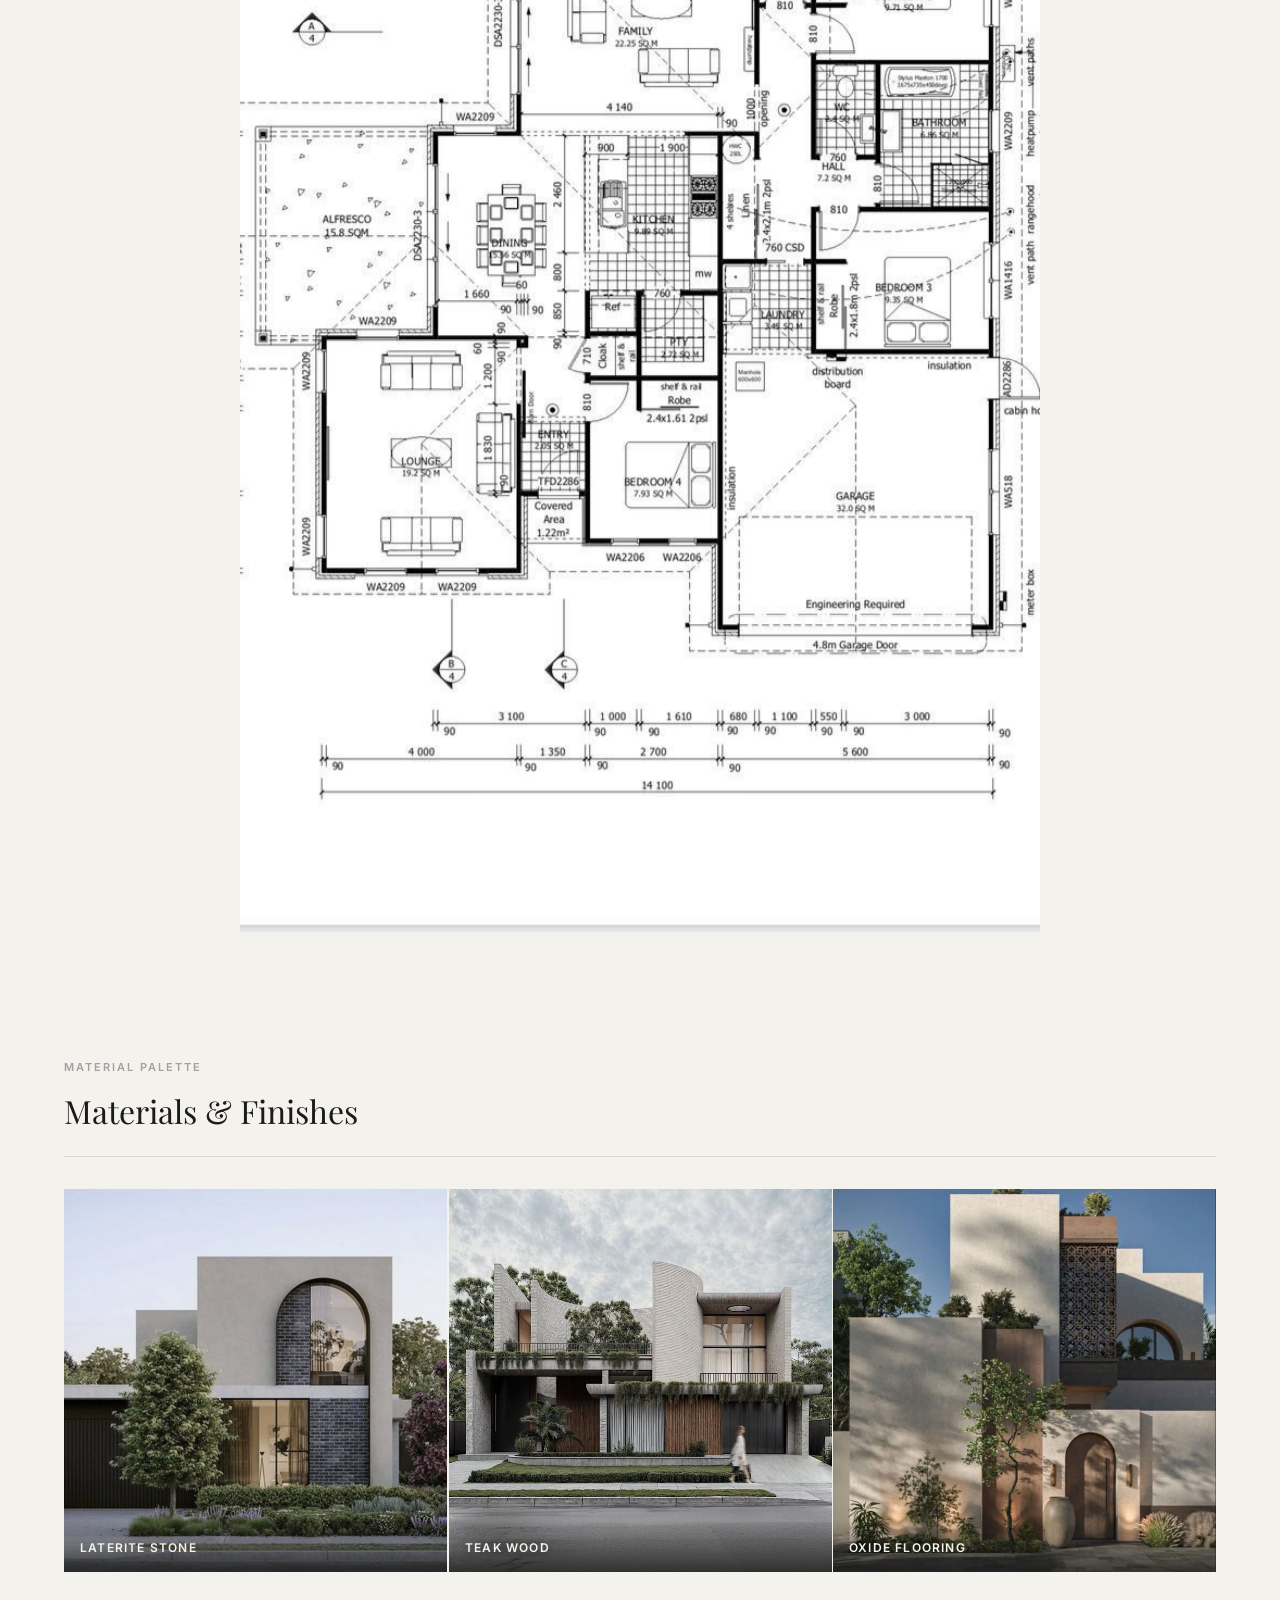
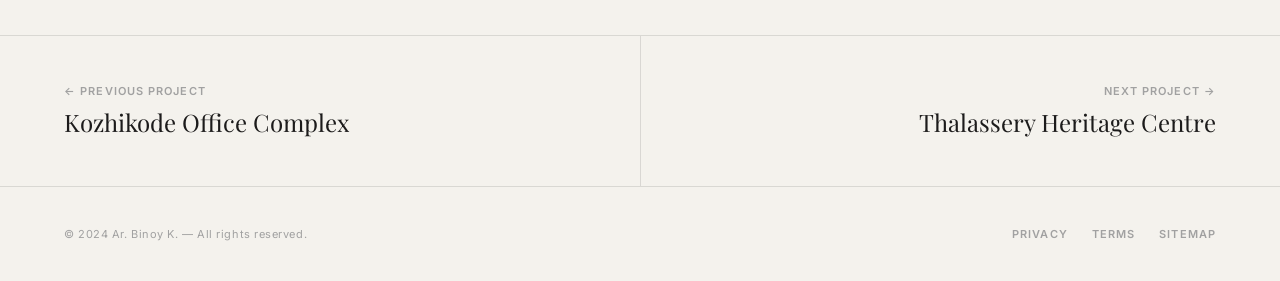
<file: Binoy/project.html>
<!DOCTYPE html>
<html lang="en">
<head>
    <meta charset="UTF-8">
    <meta name="viewport" content="width=device-width, initial-scale=1.0">
    <title>Kannur Villa Residence — Ar. Binoy K.</title>
    <link rel="preconnect" href="https://fonts.googleapis.com">
    <link rel="preconnect" href="https://fonts.gstatic.com" crossorigin>
    <link href="https://fonts.googleapis.com/css2?family=Inter:wght@400;600&family=Playfair+Display:ital,wght@0,400;1,400&display=swap" rel="stylesheet">
    <link rel="stylesheet" href="animations.css">
    <style>
        :root { --color-bg: #f4f2ed; --color-text: #1c1b1b; --color-accent: #8c7b5e; --color-muted: #a1a1a1; --color-line: rgba(28, 27, 27, 0.12); --color-dark: #1c1c1a; --font-serif: 'Playfair Display', Georgia, serif; --font-sans: 'Inter', -apple-system, sans-serif; }
        * { margin: 0; padding: 0; box-sizing: border-box; }
        body { background-color: var(--color-bg); color: var(--color-text); font-family: var(--font-sans); overflow-x: hidden; -webkit-font-smoothing: antialiased; }
        .navbar { position: fixed; top: 0; left: 0; width: 100%; z-index: 1000; padding: 20px 4rem; display: flex; justify-content: space-between; align-items: center; transition: background-color 0.3s ease, border-color 0.3s ease; border-bottom: 1px solid transparent; }
        .navbar.scrolled { background-color: rgba(244, 242, 237, 0.92); backdrop-filter: blur(12px); -webkit-backdrop-filter: blur(12px); border-bottom-color: var(--color-line); }
        .nav-logo { font-family: var(--font-serif); font-size: 20px; color: var(--color-text); text-decoration: none; letter-spacing: -0.01em; }
        .nav-links { display: flex; gap: 32px; list-style: none; }
        .nav-links a { font-family: var(--font-sans); font-size: 11px; font-weight: 600; letter-spacing: 0.1em; text-transform: uppercase; color: var(--color-text); text-decoration: none; position: relative; padding-bottom: 4px; }
        .nav-links a::after { content: ''; position: absolute; bottom: 0; left: 0; width: 100%; height: 1px; background-color: var(--color-text); transform: scaleX(0); transform-origin: left; transition: transform 0.25s ease; }
        .nav-links a:hover::after, .nav-links a.active::after { transform: scaleX(1); }
        .nav-links a.active { color: var(--color-accent); }
        .nav-links a.active::after { background-color: var(--color-accent); }
        .project-hero { position: relative; width: 100%; height: 80vh; overflow: hidden; }
        .project-hero-img { width: 100%; height: 100%; object-fit: cover; display: block; }
        .project-hero-overlay { position: absolute; bottom: 0; left: 0; right: 0; padding: 4rem; background: linear-gradient(to top, rgba(28,28,26,0.7), transparent); display: flex; justify-content: space-between; align-items: flex-end; }
        .project-hero-title { font-family: var(--font-serif); font-size: 56px; font-weight: 400; line-height: 1.1; color: var(--color-bg); }
        .project-hero-meta { text-align: right; color: rgba(244,242,237,0.7); }
        .project-hero-meta span { display: block; font-family: var(--font-sans); font-size: 11px; font-weight: 600; letter-spacing: 0.1em; text-transform: uppercase; margin-bottom: 4px; }
        .section-tabs { display: flex; gap: 32px; padding: 24px 4rem; border-bottom: 1px solid var(--color-line); position: relative; }
        .section-tab { font-family: var(--font-sans); font-size: 11px; font-weight: 600; letter-spacing: 0.1em; text-transform: uppercase; color: var(--color-muted); background: none; border: none; cursor: pointer; padding-bottom: 12px; position: relative; transition: color 0.2s ease; }
        .section-tab.active { color: var(--color-text); }
        .tab-indicator { position: absolute; bottom: -1px; height: 2px; background-color: var(--color-accent); transition: left 0.3s ease, width 0.3s ease; }
        .section { padding: 4rem; }
        .section-label { font-family: var(--font-sans); font-size: 11px; font-weight: 600; letter-spacing: 0.1em; text-transform: uppercase; color: var(--color-muted); margin-bottom: 16px; }
        .section-heading { font-family: var(--font-serif); font-size: 32px; font-weight: 400; line-height: 1.3; color: var(--color-text); margin-bottom: 24px; }
        .section-line { width: 100%; height: 1px; background-color: var(--color-line); margin: 24px 0; }
        .overview-grid { display: grid; grid-template-columns: 1fr 1fr; gap: 4rem; }
        .overview-text { font-family: var(--font-sans); font-size: 16px; line-height: 1.7; }
        .overview-text p { margin-bottom: 24px; }
        .metadata-table { width: 100%; }
        .metadata-row { display: grid; grid-template-columns: 160px 1fr; padding: 16px 0; border-bottom: 1px solid var(--color-line); }
        .metadata-key { font-family: var(--font-sans); font-size: 11px; font-weight: 600; letter-spacing: 0.1em; text-transform: uppercase; color: var(--color-muted); }
        .metadata-value { font-family: var(--font-sans); font-size: 14px; color: var(--color-text); }
        .photo-section { margin-top: 4rem; }
        .photo-main { position: relative; width: 100%; aspect-ratio: 16/9; overflow: hidden; margin-bottom: 16px; }
        .photo-main img { width: 100%; height: 100%; object-fit: cover; display: block; }
        .photo-overlay { position: absolute; top: 0; left: 0; right: 0; bottom: 0; background-color: var(--color-dark); }
        .photo-nav { position: absolute; top: 50%; transform: translateY(-50%); background: rgba(244,242,237,0.9); border: none; cursor: pointer; width: 48px; height: 48px; display: flex; align-items: center; justify-content: center; font-size: 20px; color: var(--color-text); transition: transform 0.2s ease; }
        .photo-nav.prev { left: 16px; }
        .photo-nav.next { right: 16px; }
        .photo-nav:hover { transform: translateY(-50%) scale(1.1); }
        .photo-counter { position: absolute; bottom: 16px; right: 16px; font-family: var(--font-sans); font-size: 11px; font-weight: 600; letter-spacing: 0.1em; color: rgba(244,242,237,0.7); }
        .thumb-strip { display: flex; gap: 4px; overflow-x: auto; }
        .thumb-item { width: 120px; height: 80px; flex-shrink: 0; overflow: hidden; cursor: pointer; opacity: 0.5; transition: opacity 0.2s ease; border: 2px solid transparent; }
        .thumb-item.active { opacity: 1; border-color: var(--color-accent); }
        .thumb-item:hover { opacity: 0.8; }
        .thumb-item img { width: 100%; height: 100%; object-fit: cover; display: block; }
        .floor-plan-section { margin-top: 4rem; }
        .floor-plan-svg { width: 100%; max-width: 800px; margin: 0 auto; }
        .floor-plan-svg svg { width: 100%; height: auto; }
        .materials-grid { display: grid; grid-template-columns: repeat(3, 1fr); gap: 2px; margin-top: 32px; }
        .material-card { position: relative; aspect-ratio: 1; overflow: hidden; }
        .material-card img { width: 100%; height: 100%; object-fit: cover; }
        .material-card-overlay { position: absolute; bottom: 0; left: 0; right: 0; padding: 16px; background: linear-gradient(to top, rgba(28,28,26,0.8), transparent); }
        .material-card-name { font-family: var(--font-sans); font-size: 12px; font-weight: 600; letter-spacing: 0.1em; text-transform: uppercase; color: var(--color-bg); }
        .project-nav { display: grid; grid-template-columns: 1fr 1fr; border-top: 1px solid var(--color-line); }
        .project-nav-item { padding: 3rem 4rem; text-decoration: none; color: var(--color-text); transition: background-color 0.3s ease; }
        .project-nav-item:hover { background-color: rgba(28,27,27,0.03); }
        .project-nav-item:last-child { border-left: 1px solid var(--color-line); text-align: right; }
        .project-nav-label { font-family: var(--font-sans); font-size: 11px; font-weight: 600; letter-spacing: 0.1em; text-transform: uppercase; color: var(--color-muted); margin-bottom: 8px; }
        .project-nav-title { font-family: var(--font-serif); font-size: 24px; font-weight: 400; }
        .footer { padding: 40px 4rem; border-top: 1px solid var(--color-line); display: flex; justify-content: space-between; align-items: center; }
        .footer-text { font-family: var(--font-sans); font-size: 11px; color: var(--color-muted); letter-spacing: 0.05em; }
        .footer-links { display: flex; gap: 24px; }
        .footer-links a { font-family: var(--font-sans); font-size: 11px; font-weight: 600; letter-spacing: 0.1em; text-transform: uppercase; color: var(--color-muted); text-decoration: none; transition: color 0.2s ease; }
        .footer-links a:hover { color: var(--color-text); }
        @media (max-width: 768px) { .project-hero { height: 50vh; } .project-hero-title { font-size: 32px; } .project-hero-overlay { padding: 2rem 1.5rem; flex-direction: column; align-items: flex-start; gap: 16px; } .project-hero-meta { text-align: left; } .section-tabs { padding: 16px 1.5rem; gap: 16px; overflow-x: auto; } .section { padding: 2rem 1.5rem; } .overview-grid { grid-template-columns: 1fr; } .materials-grid { grid-template-columns: repeat(2, 1fr); } .project-nav { grid-template-columns: 1fr; } .project-nav-item { padding: 2rem 1.5rem; } .project-nav-item:last-child { border-left: none; border-top: 1px solid var(--color-line); text-align: left; } .navbar { padding: 16px 1.5rem; } .footer { flex-direction: column; gap: 16px; padding: 24px 1.5rem; } }
    </style>
</head>
<body>
    <nav class="navbar" id="navbar" data-anim="navbar-enter">
        <a href="index.html" class="nav-logo">Ar. Binoy K.</a>
        <ul class="nav-links">
            <li><a href="index.html">Home</a></li>
            <li><a href="project.html" class="active">Works</a></li>
            <li><a href="services.html">Services</a></li>
            <li><a href="skills.html">Skills</a></li>
            <li><a href="contact.html">Contact</a></li>
        </ul>
    </nav>
    <section class="project-hero">
        <img src="images/Kannur Villa exterior.jpg" alt="Kannur Villa Residence" class="project-hero-img" fetchpriority="high">
        <div class="project-hero-overlay">
            <h1 class="project-hero-title"><span class="title-half-left">Kannur Villa</span><br><span class="title-half-right">Residence</span></h1>
            <div class="project-hero-meta">
                <span>Residential</span>
                <span>2023</span>
                <span>Kannur, Kerala</span>
            </div>
        </div>
    </section>
    <div class="section-tabs" id="sectionTabs">
        <button class="section-tab active" data-section="overview">Overview</button>
        <button class="section-tab" data-section="gallery">Gallery</button>
        <button class="section-tab" data-section="drawings">Drawings</button>
        <button class="section-tab" data-section="materials">Materials</button>
        <div class="tab-indicator" id="tabIndicator"></div>
    </div>
    <section class="section" id="overview">
        <p class="section-label" data-anim="label-draft">Project Overview</p>
        <h2 class="section-heading" data-anim="heading-reveal">A Home That Belongs<br>to Its Landscape</h2>
        <div class="section-line" data-anim="line-draw"></div>
        <div class="overview-grid">
            <div class="overview-text" data-anim="fade-up">
                <p>The Kannur Villa Residence is a 3,200 sq.ft. contemporary tropical home designed to harmonize with the lush green landscape of northern Kerala. Set on a sloping site with mature mango and jackfruit trees, the design preserves every significant tree while creating a fluid relationship between indoor and outdoor living.</p>
                <p>The architecture draws from Kerala's vernacular tradition — sloped roofs, open courtyards, and deep verandas — reinterpreted through a contemporary lens. Natural ventilation and passive cooling strategies reduce dependence on mechanical systems, while carefully placed openings frame views of the surrounding canopy.</p>
            </div>
            <div>
                <table class="metadata-table">
                    <div class="metadata-row" data-anim="meta-row">
                        <span class="metadata-key">Location</span>
                        <span class="metadata-value">Kannur, Kerala, India</span>
                    </div>
                    <div class="metadata-row" data-anim="meta-row">
                        <span class="metadata-key">Year</span>
                        <span class="metadata-value">2022 – 2023</span>
                    </div>
                    <div class="metadata-row" data-anim="meta-row">
                        <span class="metadata-key">Area</span>
                        <span class="metadata-value">3,200 sq.ft.</span>
                    </div>
                    <div class="metadata-row" data-anim="meta-row">
                        <span class="metadata-key">Typology</span>
                        <span class="metadata-value">Single Family Residence</span>
                    </div>
                    <div class="metadata-row" data-anim="meta-row">
                        <span class="metadata-key">Structure</span>
                        <span class="metadata-value">RCC Frame with Laterite Infill</span>
                    </div>
                    <div class="metadata-row" data-anim="meta-row">
                        <span class="metadata-key">Status</span>
                        <span class="metadata-value">Completed</span>
                    </div>
                </table>
            </div>
        </div>
    </section>
    <section class="section photo-section" id="gallery-section">
        <p class="section-label" data-anim="label-draft">Photography</p>
        <h2 class="section-heading" data-anim="heading-reveal">Project Gallery</h2>
        <div class="section-line" data-anim="line-draw"></div>
        <div class="photo-main" id="photoMain">
            <img src="images/Kannur Villa exterior.jpg" alt="Project photo" id="mainPhoto" loading="lazy" decoding="async">
            <div class="photo-overlay" id="photoOverlay"></div>
            <button class="photo-nav prev" aria-label="Previous">←</button>
            <button class="photo-nav next" aria-label="Next">→</button>
            <span class="photo-counter"><span id="photoIndex">01</span> / <span id="photoTotal">06</span></span>
        </div>
        <div class="thumb-strip" id="thumbStrip">
            <div class="thumb-item active" data-anim="thumb-slide"><img src="images/Kannur Villa exterior.jpg" alt="Thumb 1" loading="lazy" decoding="async"></div>
            <div class="thumb-item" data-anim="thumb-slide"><img src="images/Heritage centre courtyard.jpg" alt="Thumb 2" loading="lazy" decoding="async"></div>
            <div class="thumb-item" data-anim="thumb-slide"><img src="images/interior living space.jpg" alt="Thumb 3" loading="lazy" decoding="async"></div>
            <div class="thumb-item" data-anim="thumb-slide"><img src="images/Eco Lodge concept render.jpg" alt="Thumb 4" loading="lazy" decoding="async"></div>
            <div class="thumb-item" data-anim="thumb-slide"><img src="images/architectural section drawing.jpg" alt="Thumb 5" loading="lazy" decoding="async"></div>
            <div class="thumb-item" data-anim="thumb-slide"><img src="images/Office complex facade.jpg" alt="Thumb 6" loading="lazy" decoding="async"></div>
        </div>
    </section>
    <section class="section floor-plan-section" id="drawings-section">
        <p class="section-label" data-anim="label-draft">Architectural Drawings</p>
        <h2 class="section-heading" data-anim="heading-reveal">Ground Floor Plan</h2>
        <div class="section-line" data-anim="line-draw"></div>
        <div class="floor-plan-svg" data-anim="fade-up">
            <img src="images/Floor Plan.jpg" alt="Ground Floor Plan — Kannur Villa Residence" style="width: 100%; height: auto; display: block;" loading="lazy" decoding="async">
        </div>
    </section>
    <section class="section" id="materials-section">
        <p class="section-label" data-anim="label-draft">Material Palette</p>
        <h2 class="section-heading" data-anim="heading-reveal">Materials & Finishes</h2>
        <div class="section-line" data-anim="line-draw"></div>
        <div class="materials-grid" data-stagger="60">
            <div class="material-card" data-anim="fade-up">
                <img src="images/Heritage centre courtyard.jpg" alt="Laterite Stone" loading="lazy" decoding="async">
                <div class="material-card-overlay"><span class="material-card-name">Laterite Stone</span></div>
            </div>
            <div class="material-card" data-anim="fade-up">
                <img src="images/interior living space.jpg" alt="Teak Wood" loading="lazy" decoding="async">
                <div class="material-card-overlay"><span class="material-card-name">Teak Wood</span></div>
            </div>
            <div class="material-card" data-anim="fade-up">
                <img src="images/Eco Lodge concept render.jpg" alt="Oxide Flooring" loading="lazy" decoding="async">
                <div class="material-card-overlay"><span class="material-card-name">Oxide Flooring</span></div>
            </div>
        </div>
    </section>
    <nav class="project-nav">
        <a href="#" class="project-nav-item">
            <p class="project-nav-label">← Previous Project</p>
            <p class="project-nav-title">Kozhikode Office Complex</p>
        </a>
        <a href="#" class="project-nav-item">
            <p class="project-nav-label">Next Project →</p>
            <p class="project-nav-title">Thalassery Heritage Centre</p>
        </a>
    </nav>
    <footer class="footer">
        <p class="footer-text">© 2024 Ar. Binoy K. — All rights reserved.</p>
        <div class="footer-links">
            <a href="#">Privacy</a>
            <a href="#">Terms</a>
            <a href="#">Sitemap</a>
        </div>
    </footer>
    <script src="animations.js" defer></script>
</body>
</html>
</file>
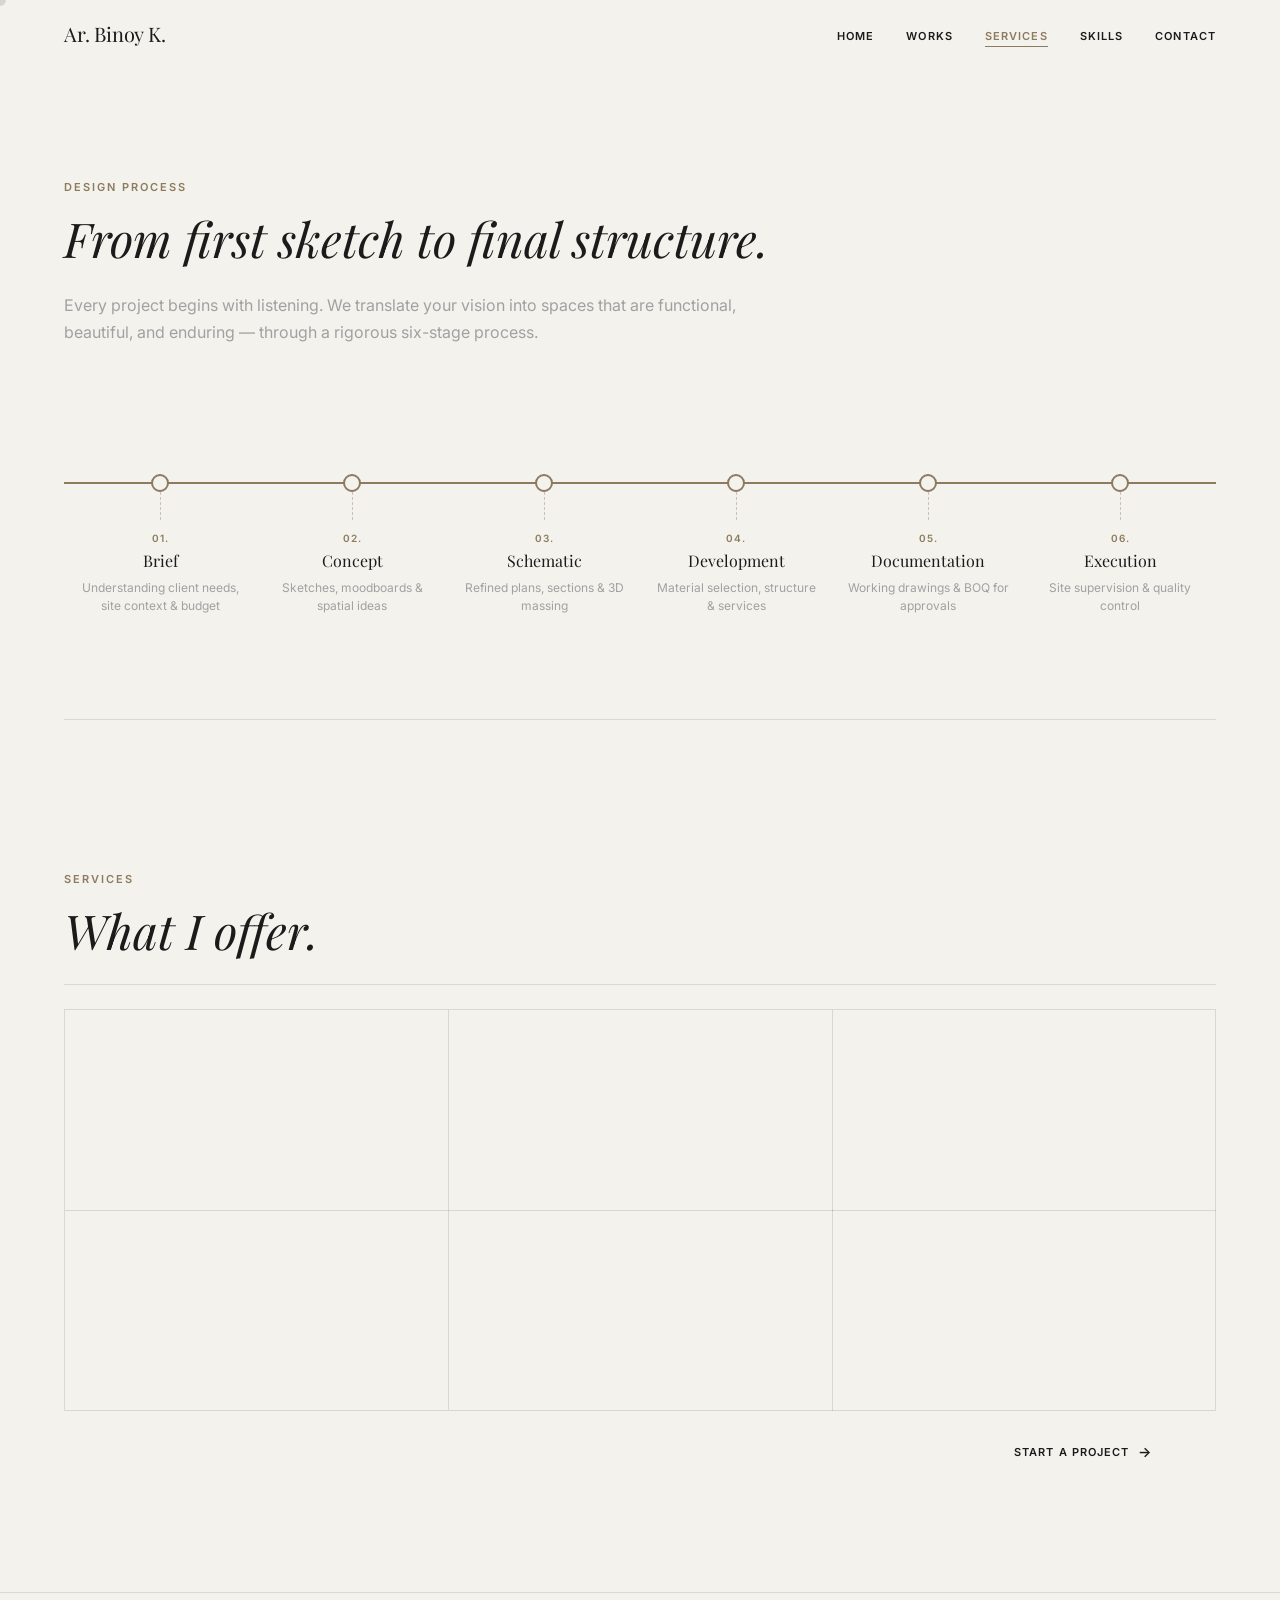
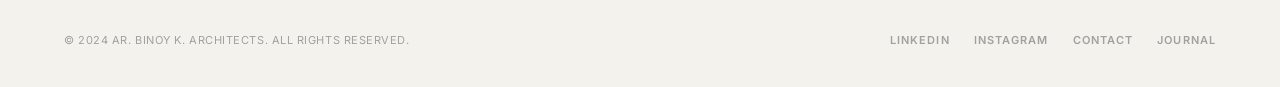
<file: Binoy/services.html>
<!DOCTYPE html>
<html lang="en">
<head>
    <meta charset="UTF-8">
    <meta name="viewport" content="width=device-width, initial-scale=1.0">
    <title>Design Process & Services — Ar. Binoy K.</title>
    <link rel="preconnect" href="https://fonts.googleapis.com">
    <link rel="preconnect" href="https://fonts.gstatic.com" crossorigin>
    <link href="https://fonts.googleapis.com/css2?family=Inter:wght@400;600&family=Playfair+Display:ital,wght@0,400;1,400&display=swap" rel="stylesheet">
    <link rel="stylesheet" href="animations.css">
    <style>
        :root {
            --color-bg: #f4f2ed;
            --color-text: #1c1b1b;
            --color-accent: #8c7b5e;
            --color-muted: #a1a1a1;
            --color-line: rgba(28, 27, 27, 0.12);
            --color-dark: #1c1c1a;
            --font-serif: 'Playfair Display', Georgia, serif;
            --font-sans: 'Inter', -apple-system, sans-serif;
        }

        * { margin: 0; padding: 0; box-sizing: border-box; }

        body {
            background-color: var(--color-bg);
            color: var(--color-text);
            font-family: var(--font-sans);
            overflow-x: hidden;
            -webkit-font-smoothing: antialiased;
        }

        /* ── Navbar ── */
        .navbar {
            position: fixed; top: 0; left: 0; width: 100%; z-index: 1000;
            padding: 20px 4rem; display: flex; justify-content: space-between; align-items: center;
            transition: background-color 0.3s ease, border-color 0.3s ease;
            border-bottom: 1px solid transparent;
        }
        .navbar.scrolled {
            background-color: rgba(244, 242, 237, 0.92);
            backdrop-filter: blur(12px); -webkit-backdrop-filter: blur(12px);
            border-bottom-color: var(--color-line);
        }
        .nav-logo { font-family: var(--font-serif); font-size: 20px; color: var(--color-text); text-decoration: none; letter-spacing: -0.01em; }
        .nav-links { display: flex; gap: 32px; list-style: none; }
        .nav-links a { font-family: var(--font-sans); font-size: 11px; font-weight: 600; letter-spacing: 0.1em; text-transform: uppercase; color: var(--color-text); text-decoration: none; position: relative; padding-bottom: 4px; }
        .nav-links a::after { content: ''; position: absolute; bottom: 0; left: 0; width: 100%; height: 1px; background-color: var(--color-text); transform: scaleX(0); transform-origin: left; transition: transform 0.25s ease; }
        .nav-links a:hover::after, .nav-links a.active::after { transform: scaleX(1); }
        .nav-links a.active { color: var(--color-accent); }
        .nav-links a.active::after { background-color: var(--color-accent); }

        /* ── Section Shared ── */
        .section { padding: 8rem 4rem; }
        .section-label {
            font-family: var(--font-sans); font-size: 11px; font-weight: 600;
            letter-spacing: 0.15em; text-transform: uppercase;
            color: var(--color-accent); margin-bottom: 16px;
        }
        .section-heading {
            font-family: var(--font-serif); font-size: 48px; font-weight: 400;
            font-style: italic; line-height: 1.2; color: var(--color-text); margin-bottom: 24px;
        }
        .section-body {
            font-family: var(--font-sans); font-size: 16px; line-height: 1.7;
            color: var(--color-muted); max-width: 680px;
        }
        .section-line { width: 100%; height: 1px; background-color: var(--color-line); margin: 24px 0; }

        /* ── Design Process Hero ── */
        .process-hero {
            padding: 180px 4rem 4rem;
        }

        /* ── Timeline ── */
        .timeline-wrapper {
            position: relative;
            padding: 4rem 4rem 5rem;
        }
        .timeline-line {
            position: absolute;
            top: calc(4rem + 8px);
            left: 4rem;
            right: 4rem;
            height: 2px;
            background-color: var(--color-accent);
        }
        .timeline-steps {
            display: grid;
            grid-template-columns: repeat(6, 1fr);
            gap: 0;
            position: relative;
        }
        .timeline-step {
            display: flex;
            flex-direction: column;
            align-items: center;
            text-align: center;
            padding: 0 12px;
            cursor: default;
        }
        .step-node {
            width: 18px; height: 18px;
            border: 2px solid var(--color-accent);
            border-radius: 50%;
            background-color: var(--color-bg);
            position: relative;
            z-index: 1;
            transition: background-color 0.25s ease, transform 0.25s ease;
        }
        .timeline-step:hover .step-node {
            background-color: var(--color-accent);
            transform: scale(1.2);
        }
        .step-dash {
            width: 1px; height: 28px;
            border-left: 1px dashed var(--color-accent);
            opacity: 0.4;
            margin-top: 0;
            transition: opacity 0.3s ease;
        }
        .timeline-step:hover .step-dash {
            opacity: 1;
        }
        .step-number {
            font-family: var(--font-sans); font-size: 10px; font-weight: 600;
            letter-spacing: 0.1em; color: var(--color-accent);
            margin-top: 12px; margin-bottom: 6px;
        }
        .step-title {
            font-family: var(--font-serif); font-size: 16px; font-weight: 400;
            color: var(--color-text); margin-bottom: 8px;
            transition: color 0.2s ease;
        }
        .timeline-step:hover .step-title { color: var(--color-accent); }
        .step-desc {
            font-family: var(--font-sans); font-size: 12px; line-height: 1.5;
            color: var(--color-muted);
        }

        /* ── Services Grid ── */
        .services-grid {
            display: grid;
            grid-template-columns: repeat(3, 1fr);
            border-top: 1px solid var(--color-line);
            border-left: 1px solid var(--color-line);
        }
        .service-cell {
            padding: 3rem 2rem;
            border-right: 1px solid var(--color-line);
            border-bottom: 1px solid var(--color-line);
            position: relative;
            overflow: hidden;
            cursor: default;
            transition: color 0.25s ease;
        }
        .service-cell::before {
            content: '';
            position: absolute; bottom: 0; left: 0; right: 0;
            height: 100%;
            background-color: var(--color-dark);
            transform: scaleY(0);
            transform-origin: bottom;
            transition: transform 0.35s cubic-bezier(0.4, 0, 0.2, 1);
            z-index: 0;
        }
        .service-cell:hover::before { transform: scaleY(1); }
        .service-cell:hover { color: var(--color-bg); }
        .service-cell > * { position: relative; z-index: 1; }
        .service-number {
            font-family: var(--font-sans); font-size: 11px; font-weight: 600;
            letter-spacing: 0.1em; color: var(--color-muted); margin-bottom: 16px;
            transition: transform 0.2s ease, color 0.25s ease;
        }
        .service-cell:hover .service-number { transform: translateY(-4px); color: rgba(244,242,237,0.5); }
        .service-title {
            font-family: var(--font-serif); font-size: 22px; font-weight: 400;
            margin-bottom: 12px; transition: color 0.25s ease;
        }
        .service-cell:hover .service-title { color: var(--color-bg); }
        .service-desc {
            font-family: var(--font-sans); font-size: 13px; line-height: 1.6;
            color: var(--color-muted); transition: color 0.25s ease;
        }
        .service-cell:hover .service-desc { color: rgba(244,242,237,0.6); }

        /* ── CTA Link ── */
        .cta-row {
            display: flex; justify-content: flex-end;
            padding: 2rem 4rem 0;
        }
        .cta-link {
            font-family: var(--font-sans); font-size: 11px; font-weight: 600;
            letter-spacing: 0.1em; text-transform: uppercase;
            color: var(--color-text); text-decoration: none;
            display: inline-flex; align-items: center; gap: 8px;
            position: relative; padding-bottom: 4px;
            transition: color 0.25s ease;
        }
        .cta-link::after {
            content: ''; position: absolute; bottom: 0; left: 0;
            width: 100%; height: 1px; background-color: var(--color-text);
            transform: scaleX(0); transform-origin: left;
            transition: transform 0.25s ease;
        }
        .cta-link:hover::after { transform: scaleX(1); }
        .cta-link:hover { color: var(--color-accent); }
        .cta-link:hover::after { background-color: var(--color-accent); }
        .cta-arrow {
            display: inline-block;
            transition: transform 0.25s ease;
            font-size: 14px;
        }
        .cta-link:hover .cta-arrow { transform: translateX(4px); }

        /* ── Footer ── */
        .footer {
            padding: 40px 4rem;
            border-top: 1px solid var(--color-line);
            display: flex; justify-content: space-between; align-items: center;
        }
        .footer-text {
            font-family: var(--font-sans); font-size: 11px;
            color: var(--color-muted); letter-spacing: 0.05em;
        }
        .footer-links { display: flex; gap: 24px; }
        .footer-links a {
            font-family: var(--font-sans); font-size: 11px; font-weight: 600;
            letter-spacing: 0.1em; text-transform: uppercase;
            color: var(--color-muted); text-decoration: none;
            transition: color 0.2s ease;
        }
        .footer-links a:hover { color: var(--color-text); }

        /* ── Responsive ── */
        @media (max-width: 768px) {
            .process-hero { padding: 120px 1.5rem 2rem; }
            .section-heading { font-size: 32px; }
            .section { padding: 4rem 1.5rem; }
            .timeline-wrapper { padding: 2rem 1.5rem 3rem; }
            .timeline-line { left: 1.5rem; right: 1.5rem; display: none; }
            .timeline-steps { grid-template-columns: repeat(2, 1fr); gap: 32px; padding: 0; }
            .step-dash { display: none; }
            .services-grid { grid-template-columns: 1fr; }
            .cta-row { padding: 2rem 1.5rem 0; }
            .navbar { padding: 16px 1.5rem; }
            .footer { flex-direction: column; gap: 16px; padding: 24px 1.5rem; }
        }
    </style>
</head>
<body>
    <nav class="navbar" id="navbar" data-anim="navbar-enter">
        <a href="index.html" class="nav-logo">Ar. Binoy K.</a>
        <ul class="nav-links">
            <li><a href="index.html">Home</a></li>
            <li><a href="project.html">Works</a></li>
            <li><a href="services.html" class="active">Services</a></li>
            <li><a href="skills.html">Skills</a></li>
            <li><a href="contact.html">Contact</a></li>
        </ul>
    </nav>

    <!-- ═══ Section 1: Design Process ═══ -->
    <section class="process-hero">
        <p class="section-label" data-anim="label-draft">DESIGN PROCESS</p>
        <h1 class="section-heading" data-anim="heading-reveal">From first sketch to final structure.</h1>
        <p class="section-body" data-anim="body-reveal">Every project begins with listening. We translate your vision into spaces that are functional, beautiful, and enduring — through a rigorous six-stage process.</p>
    </section>

    <!-- ═══ Timeline ═══ -->
    <div class="timeline-wrapper">
        <div class="timeline-line" data-anim="line-draw"></div>
        <div class="timeline-steps">
            <div class="timeline-step" data-anim="fade-up">
                <div class="step-node"></div>
                <div class="step-dash"></div>
                <span class="step-number">01.</span>
                <span class="step-title">Brief</span>
                <span class="step-desc">Understanding client needs, site context &amp; budget</span>
            </div>
            <div class="timeline-step" data-anim="fade-up">
                <div class="step-node"></div>
                <div class="step-dash"></div>
                <span class="step-number">02.</span>
                <span class="step-title">Concept</span>
                <span class="step-desc">Sketches, moodboards &amp; spatial ideas</span>
            </div>
            <div class="timeline-step" data-anim="fade-up">
                <div class="step-node"></div>
                <div class="step-dash"></div>
                <span class="step-number">03.</span>
                <span class="step-title">Schematic</span>
                <span class="step-desc">Refined plans, sections &amp; 3D massing</span>
            </div>
            <div class="timeline-step" data-anim="fade-up">
                <div class="step-node"></div>
                <div class="step-dash"></div>
                <span class="step-number">04.</span>
                <span class="step-title">Development</span>
                <span class="step-desc">Material selection, structure &amp; services</span>
            </div>
            <div class="timeline-step" data-anim="fade-up">
                <div class="step-node"></div>
                <div class="step-dash"></div>
                <span class="step-number">05.</span>
                <span class="step-title">Documentation</span>
                <span class="step-desc">Working drawings &amp; BOQ for approvals</span>
            </div>
            <div class="timeline-step" data-anim="fade-up">
                <div class="step-node"></div>
                <div class="step-dash"></div>
                <span class="step-number">06.</span>
                <span class="step-title">Execution</span>
                <span class="step-desc">Site supervision &amp; quality control</span>
            </div>
        </div>
    </div>

    <!-- ═══ Divider ═══ -->
    <div style="padding: 0 4rem;">
        <div class="section-line" data-anim="line-draw"></div>
    </div>

    <!-- ═══ Section 2: Services ═══ -->
    <section class="section" id="services">
        <p class="section-label" data-anim="label-draft">SERVICES</p>
        <h2 class="section-heading" data-anim="heading-reveal">What I offer.</h2>
        <div class="section-line" data-anim="line-draw"></div>

        <div class="services-grid">
            <div class="service-cell" data-anim="fade-up">
                <span class="service-number">01</span>
                <h3 class="service-title">Architectural Design</h3>
                <p class="service-desc">Full building design from concept to completion</p>
            </div>
            <div class="service-cell" data-anim="fade-up">
                <span class="service-number">02</span>
                <h3 class="service-title">Interior Design</h3>
                <p class="service-desc">Space planning, material palette, lighting &amp; furniture</p>
            </div>
            <div class="service-cell" data-anim="fade-up">
                <span class="service-number">03</span>
                <h3 class="service-title">3D Visualization</h3>
                <p class="service-desc">Photorealistic renders and walkthroughs</p>
            </div>
            <div class="service-cell" data-anim="fade-up">
                <span class="service-number">04</span>
                <h3 class="service-title">Site Planning</h3>
                <p class="service-desc">Master planning, setback analysis, landscape integration</p>
            </div>
            <div class="service-cell" data-anim="fade-up">
                <span class="service-number">05</span>
                <h3 class="service-title">Construction Docs</h3>
                <p class="service-desc">Detailed working drawings, schedules &amp; BOQ</p>
            </div>
            <div class="service-cell" data-anim="fade-up">
                <span class="service-number">06</span>
                <h3 class="service-title">Project Management</h3>
                <p class="service-desc">End-to-end coordination</p>
            </div>
        </div>

        <div class="cta-row">
            <a href="contact.html" class="cta-link" data-anim="fade-up">Start a Project <span class="cta-arrow">→</span></a>
        </div>
    </section>

    <!-- ═══ Footer ═══ -->
    <footer class="footer">
        <p class="footer-text">© 2024 AR. BINOY K. ARCHITECTS. ALL RIGHTS RESERVED.</p>
        <div class="footer-links">
            <a href="#">LinkedIn</a>
            <a href="#">Instagram</a>
            <a href="contact.html">Contact</a>
            <a href="#">Journal</a>
        </div>
    </footer>

    <script src="animations.js" defer></script>
</body>
</html>
</file>
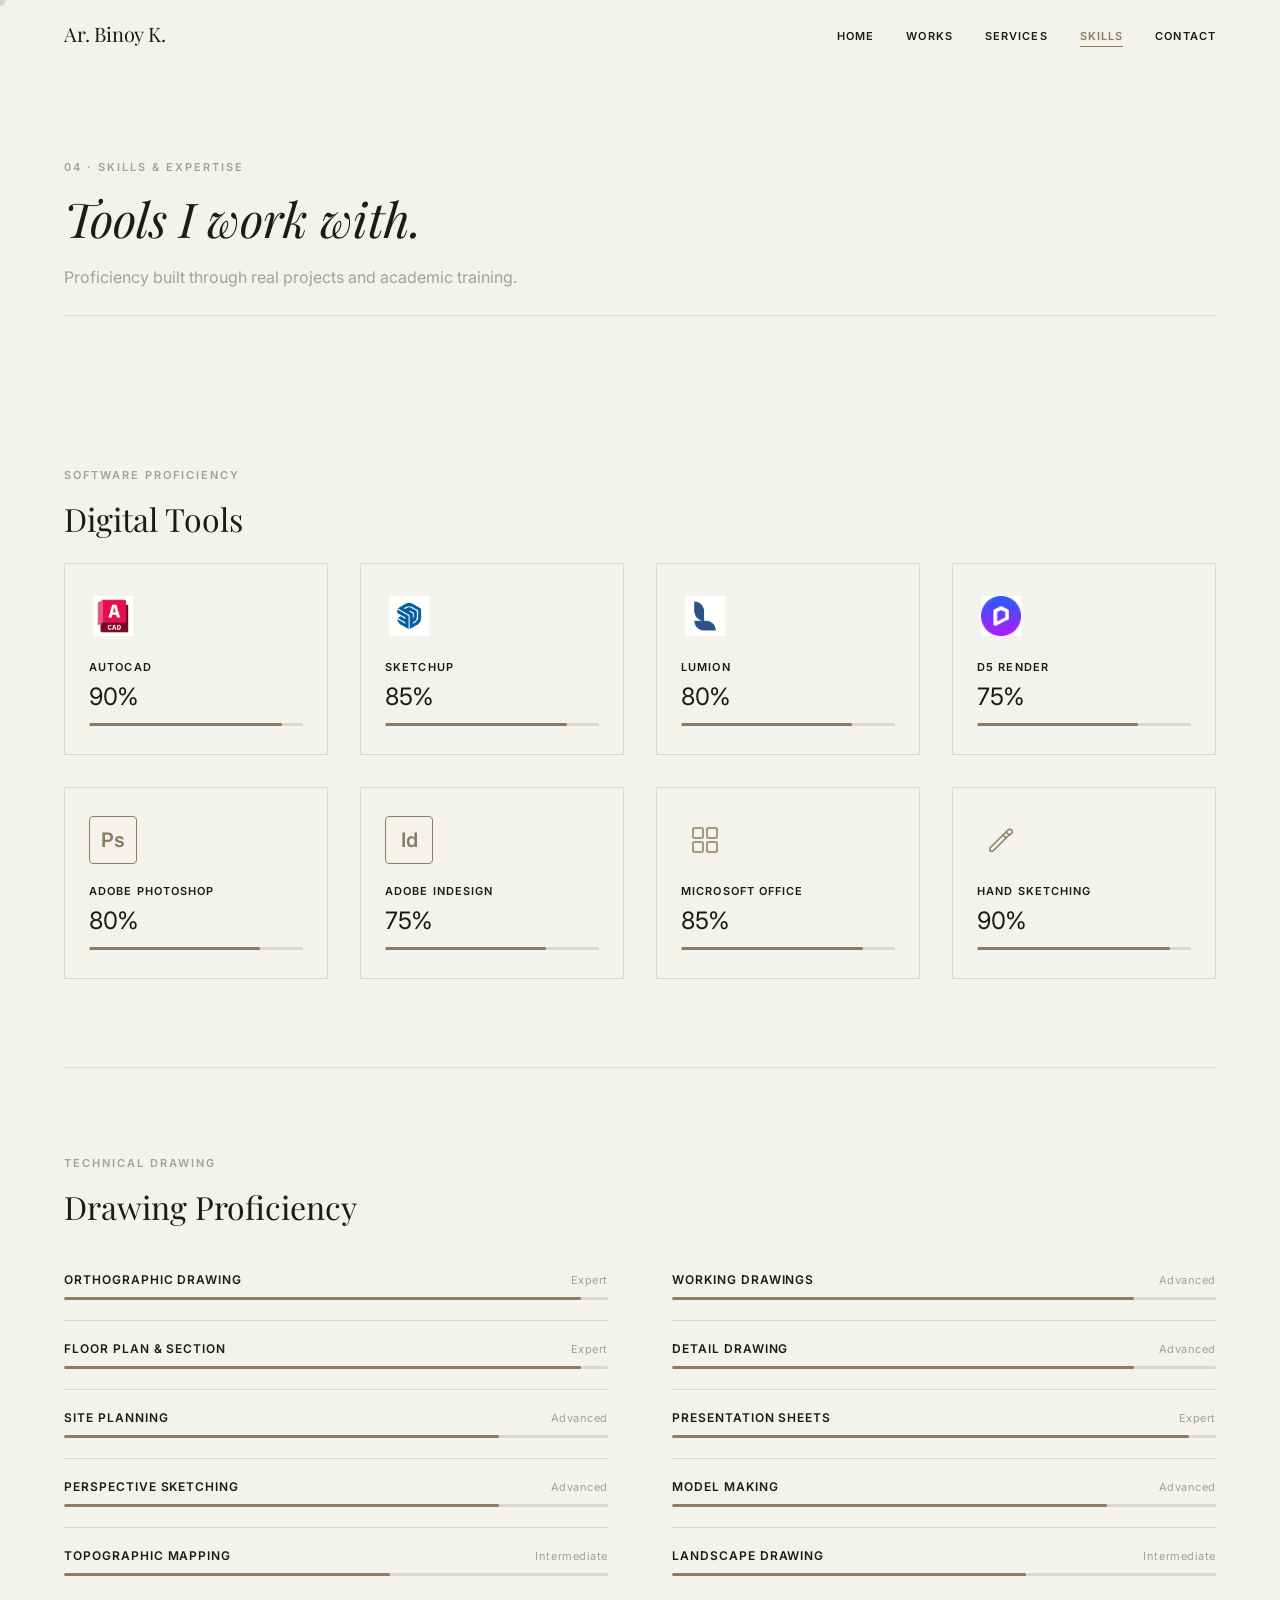
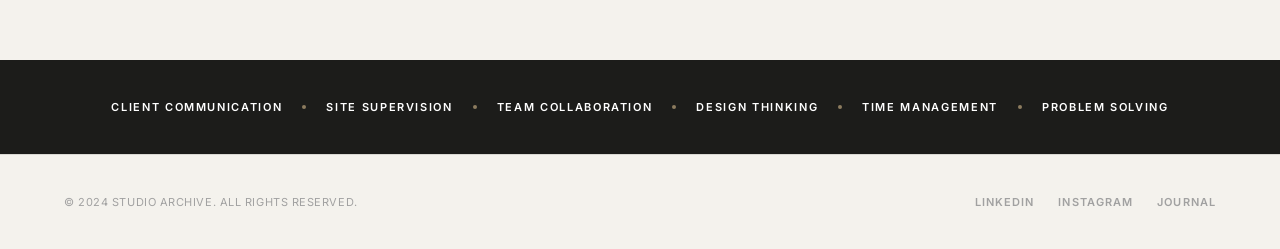
<file: Binoy/skills.html>
<!DOCTYPE html>
<html lang="en">
<head>
    <meta charset="UTF-8">
    <meta name="viewport" content="width=device-width, initial-scale=1.0">
    <title>Professional Skills & Expertise — Ar. Binoy K.</title>
    <link rel="preconnect" href="https://fonts.googleapis.com">
    <link rel="preconnect" href="https://fonts.gstatic.com" crossorigin>
    <link href="https://fonts.googleapis.com/css2?family=Inter:wght@400;600&family=Playfair+Display:ital,wght@0,400;1,400&display=swap" rel="stylesheet">
    <link rel="stylesheet" href="animations.css">
    <style>
        :root { --color-bg: #f4f2ed; --color-text: #1c1b1b; --color-accent: #8c7b5e; --color-muted: #a1a1a1; --color-line: rgba(28, 27, 27, 0.12); --color-dark: #1c1c1a; --font-serif: 'Playfair Display', Georgia, serif; --font-sans: 'Inter', -apple-system, sans-serif; }
        * { margin: 0; padding: 0; box-sizing: border-box; }
        body { background-color: var(--color-bg); color: var(--color-text); font-family: var(--font-sans); overflow-x: hidden; -webkit-font-smoothing: antialiased; }

        /* ── Navbar ── */
        .navbar { position: fixed; top: 0; left: 0; width: 100%; z-index: 1000; padding: 20px 4rem; display: flex; justify-content: space-between; align-items: center; transition: background-color 0.3s ease, border-color 0.3s ease; border-bottom: 1px solid transparent; }
        .navbar.scrolled { background-color: rgba(244, 242, 237, 0.92); backdrop-filter: blur(12px); -webkit-backdrop-filter: blur(12px); border-bottom-color: var(--color-line); }
        .nav-logo { font-family: var(--font-serif); font-size: 20px; color: var(--color-text); text-decoration: none; letter-spacing: -0.01em; }
        .nav-links { display: flex; gap: 32px; list-style: none; }
        .nav-links a { font-family: var(--font-sans); font-size: 11px; font-weight: 600; letter-spacing: 0.1em; text-transform: uppercase; color: var(--color-text); text-decoration: none; position: relative; padding-bottom: 4px; }
        .nav-links a::after { content: ''; position: absolute; bottom: 0; left: 0; width: 100%; height: 1px; background-color: var(--color-text); transform: scaleX(0); transform-origin: left; transition: transform 0.25s ease; }
        .nav-links a:hover::after, .nav-links a.active::after { transform: scaleX(1); }
        .nav-links a.active { color: var(--color-accent); }
        .nav-links a.active::after { background-color: var(--color-accent); }

        /* ── Page Header ── */
        .page-header { padding: 160px 4rem 4rem; }
        .page-header .section-label { font-family: var(--font-sans); font-size: 11px; font-weight: 600; letter-spacing: 0.1em; text-transform: uppercase; color: var(--color-muted); margin-bottom: 16px; }
        .page-header .page-title { font-family: var(--font-serif); font-size: 48px; font-weight: 400; font-style: italic; line-height: 1.2; color: var(--color-text); margin-bottom: 16px; }
        .page-header .page-subtitle { font-family: var(--font-sans); font-size: 16px; line-height: 1.7; color: var(--color-muted); max-width: 600px; }
        .section-line { width: 100%; height: 1px; background-color: var(--color-line); margin: 24px 0; }

        /* ── Sections ── */
        .section { padding: 4rem; }
        .section-label { font-family: var(--font-sans); font-size: 11px; font-weight: 600; letter-spacing: 0.1em; text-transform: uppercase; color: var(--color-muted); margin-bottom: 16px; }
        .section-heading { font-family: var(--font-serif); font-size: 32px; font-weight: 400; line-height: 1.3; color: var(--color-text); margin-bottom: 24px; }

        /* ── Software Skills Grid ── */
        .software-grid { display: grid; grid-template-columns: repeat(4, 1fr); gap: 32px; }
        .software-card { padding: 28px 24px; border: 1px solid var(--color-line); position: relative; overflow: hidden; cursor: default; transition: border-color 0.3s ease; }
        .software-card:hover { border-color: var(--color-accent); }
        .software-icon { width: 48px; height: 48px; display: flex; align-items: center; justify-content: center; margin-bottom: 20px; color: var(--color-accent); }
        .software-icon svg { width: 32px; height: 32px; }
        .software-icon img { width: 40px; height: 40px; object-fit: contain; }
        .software-icon-text { font-family: var(--font-sans); font-size: 20px; font-weight: 600; color: var(--color-accent); width: 48px; height: 48px; display: flex; align-items: center; justify-content: center; border: 1.5px solid var(--color-accent); border-radius: 4px; margin-bottom: 20px; }
        .software-name { font-family: var(--font-sans); font-size: 11px; font-weight: 600; letter-spacing: 0.1em; text-transform: uppercase; color: var(--color-text); margin-bottom: 8px; }
        .software-percent { font-family: var(--font-sans); font-size: 24px; font-weight: 400; color: var(--color-text); margin-bottom: 12px; letter-spacing: -0.02em; }
        .progress-track { width: 100%; height: 3px; background-color: var(--color-line); border-radius: 2px; overflow: hidden; }
        .progress-fill { height: 100%; background-color: var(--color-accent); border-radius: 2px; transition: width 1.2s cubic-bezier(0.25, 0.46, 0.45, 0.94); width: 0; }

        /* ── Drawing Skills ── */
        .drawing-grid { display: grid; grid-template-columns: 1fr 1fr; gap: 0 64px; }
        .drawing-column { display: flex; flex-direction: column; gap: 0; }
        .drawing-row { padding: 20px 0; border-bottom: 1px solid var(--color-line); }
        .drawing-row:last-child { border-bottom: none; }
        .drawing-header { display: flex; justify-content: space-between; align-items: baseline; margin-bottom: 10px; }
        .drawing-label { font-family: var(--font-sans); font-size: 12px; font-weight: 600; letter-spacing: 0.08em; text-transform: uppercase; color: var(--color-text); }
        .drawing-level { font-family: var(--font-sans); font-size: 11px; font-weight: 400; letter-spacing: 0.05em; color: var(--color-muted); text-transform: capitalize; }
        .drawing-bar-track { width: 100%; height: 3px; background-color: var(--color-line); border-radius: 2px; overflow: hidden; }
        .drawing-bar-fill { height: 100%; background-color: var(--color-accent); border-radius: 2px; transition: width 1.2s cubic-bezier(0.25, 0.46, 0.45, 0.94); width: 0; }

        /* ── Soft Skills Band ── */
        .soft-skills-band { background-color: var(--color-dark); padding: 40px 4rem; overflow: hidden; }
        .soft-skills-track { display: flex; align-items: center; justify-content: center; flex-wrap: wrap; gap: 12px 0; }
        .soft-skill-item { font-family: var(--font-sans); font-size: 11px; font-weight: 600; letter-spacing: 0.15em; text-transform: uppercase; color: #fff; white-space: nowrap; }
        .soft-skill-dot { width: 4px; height: 4px; border-radius: 50%; background-color: var(--color-accent); display: inline-block; margin: 0 20px; flex-shrink: 0; }

        /* ── Footer ── */
        .footer { padding: 40px 4rem; border-top: 1px solid var(--color-line); display: flex; justify-content: space-between; align-items: center; }
        .footer-text { font-family: var(--font-sans); font-size: 11px; color: var(--color-muted); letter-spacing: 0.05em; text-transform: uppercase; }
        .footer-links { display: flex; gap: 24px; }
        .footer-links a { font-family: var(--font-sans); font-size: 11px; font-weight: 600; letter-spacing: 0.1em; text-transform: uppercase; color: var(--color-muted); text-decoration: none; transition: color 0.2s ease; }
        .footer-links a:hover { color: var(--color-text); }

        /* ── Responsive ── */
        @media (max-width: 1024px) {
            .software-grid { grid-template-columns: repeat(2, 1fr); }
        }
        @media (max-width: 768px) {
            .page-header { padding: 120px 1.5rem 2rem; }
            .page-header .page-title { font-size: 32px; }
            .section { padding: 2rem 1.5rem; }
            .software-grid { grid-template-columns: 1fr; }
            .drawing-grid { grid-template-columns: 1fr; gap: 0; }
            .soft-skills-band { padding: 28px 1.5rem; }
            .soft-skills-track { flex-direction: column; gap: 16px; }
            .soft-skill-dot { display: none; }
            .navbar { padding: 16px 1.5rem; }
            .footer { flex-direction: column; gap: 16px; padding: 24px 1.5rem; }
        }
    </style>
</head>
<body>

    <!-- ── Navbar ── -->
    <nav class="navbar" id="navbar" data-anim="navbar-enter">
        <a href="index.html" class="nav-logo">Ar. Binoy K.</a>
        <ul class="nav-links">
            <li><a href="index.html">Home</a></li>
            <li><a href="project.html">Works</a></li>
            <li><a href="services.html">Services</a></li>
            <li><a href="skills.html" class="active">Skills</a></li>
            <li><a href="contact.html">Contact</a></li>
        </ul>
    </nav>

    <!-- ── Page Header ── -->
    <header class="page-header">
        <p class="section-label" data-anim="label-draft">04 · Skills & Expertise</p>
        <h1 class="page-title" data-anim="heading-reveal">Tools I work with.</h1>
        <p class="page-subtitle" data-anim="body-reveal">Proficiency built through real projects and academic training.</p>
        <div class="section-line" data-anim="line-draw"></div>
    </header>

    <!-- ── Section 1: Software Skills ── -->
    <section class="section" id="software-skills">
        <p class="section-label" data-anim="label-draft">Software Proficiency</p>
        <h2 class="section-heading" data-anim="heading-reveal">Digital Tools</h2>

        <div class="software-grid">

            <!-- AutoCAD -->
            <div class="software-card" data-anim="body-reveal">
                <div class="software-icon">
                    <img src="icon/autocad.png" alt="AutoCAD" loading="lazy" decoding="async">
                </div>
                <p class="software-name">AutoCAD</p>
                <p class="software-percent">90%</p>
                <div class="progress-track"><div class="progress-fill" data-width="90"></div></div>
            </div>

            <!-- SketchUp -->
            <div class="software-card" data-anim="body-reveal">
                <div class="software-icon">
                    <img src="icon/sketchup.png" alt="SketchUp" loading="lazy" decoding="async">
                </div>
                <p class="software-name">SketchUp</p>
                <p class="software-percent">85%</p>
                <div class="progress-track"><div class="progress-fill" data-width="85"></div></div>
            </div>

            <!-- Lumion -->
            <div class="software-card" data-anim="body-reveal">
                <div class="software-icon">
                    <img src="icon/lumion.png" alt="Lumion" loading="lazy" decoding="async">
                </div>
                <p class="software-name">Lumion</p>
                <p class="software-percent">80%</p>
                <div class="progress-track"><div class="progress-fill" data-width="80"></div></div>
            </div>

            <!-- D5 Render -->
            <div class="software-card" data-anim="body-reveal">
                <div class="software-icon">
                    <img src="icon/d5.webp" alt="D5 Render" loading="lazy" decoding="async">
                </div>
                <p class="software-name">D5 Render</p>
                <p class="software-percent">75%</p>
                <div class="progress-track"><div class="progress-fill" data-width="75"></div></div>
            </div>

            <!-- Adobe Photoshop -->
            <div class="software-card" data-anim="body-reveal">
                <div class="software-icon-text">Ps</div>
                <p class="software-name">Adobe Photoshop</p>
                <p class="software-percent">80%</p>
                <div class="progress-track"><div class="progress-fill" data-width="80"></div></div>
            </div>

            <!-- Adobe InDesign -->
            <div class="software-card" data-anim="body-reveal">
                <div class="software-icon-text">Id</div>
                <p class="software-name">Adobe InDesign</p>
                <p class="software-percent">75%</p>
                <div class="progress-track"><div class="progress-fill" data-width="75"></div></div>
            </div>

            <!-- Microsoft Office -->
            <div class="software-card" data-anim="body-reveal">
                <div class="software-icon">
                    <svg viewBox="0 0 32 32" fill="none" stroke="currentColor" stroke-width="1.5" stroke-linecap="round" stroke-linejoin="round">
                        <rect x="4" y="4" width="10" height="10" rx="1"/>
                        <rect x="18" y="4" width="10" height="10" rx="1"/>
                        <rect x="4" y="18" width="10" height="10" rx="1"/>
                        <rect x="18" y="18" width="10" height="10" rx="1"/>
                    </svg>
                </div>
                <p class="software-name">Microsoft Office</p>
                <p class="software-percent">85%</p>
                <div class="progress-track"><div class="progress-fill" data-width="85"></div></div>
            </div>

            <!-- Hand Sketching -->
            <div class="software-card" data-anim="body-reveal">
                <div class="software-icon">
                    <svg viewBox="0 0 32 32" fill="none" stroke="currentColor" stroke-width="1.5" stroke-linecap="round" stroke-linejoin="round">
                        <path d="M5 27 L5 24 L21 8 L24 11 L8 27 Z"/>
                        <line x1="18" y1="11" x2="21" y2="14"/>
                        <path d="M21 8 L23 6 C24 5 25.5 5 26.5 6 C27.5 7 27.5 8.5 26.5 9.5 L24 11"/>
                    </svg>
                </div>
                <p class="software-name">Hand Sketching</p>
                <p class="software-percent">90%</p>
                <div class="progress-track"><div class="progress-fill" data-width="90"></div></div>
            </div>

        </div>
    </section>

    <!-- ── Divider ── -->
    <div style="padding: 0 4rem;"><div class="section-line" data-anim="line-draw"></div></div>

    <!-- ── Section 2: Drawing Skills ── -->
    <section class="section" id="drawing-skills">
        <p class="section-label" data-anim="label-draft">Technical Drawing</p>
        <h2 class="section-heading" data-anim="heading-reveal">Drawing Proficiency</h2>

        <div class="drawing-grid">

            <!-- Column 1 -->
            <div class="drawing-column">
                <div class="drawing-row" data-anim="body-reveal">
                    <div class="drawing-header">
                        <span class="drawing-label">Orthographic Drawing</span>
                        <span class="drawing-level">Expert</span>
                    </div>
                    <div class="drawing-bar-track"><div class="drawing-bar-fill" data-width="95"></div></div>
                </div>
                <div class="drawing-row" data-anim="body-reveal">
                    <div class="drawing-header">
                        <span class="drawing-label">Floor Plan & Section</span>
                        <span class="drawing-level">Expert</span>
                    </div>
                    <div class="drawing-bar-track"><div class="drawing-bar-fill" data-width="95"></div></div>
                </div>
                <div class="drawing-row" data-anim="body-reveal">
                    <div class="drawing-header">
                        <span class="drawing-label">Site Planning</span>
                        <span class="drawing-level">Advanced</span>
                    </div>
                    <div class="drawing-bar-track"><div class="drawing-bar-fill" data-width="80"></div></div>
                </div>
                <div class="drawing-row" data-anim="body-reveal">
                    <div class="drawing-header">
                        <span class="drawing-label">Perspective Sketching</span>
                        <span class="drawing-level">Advanced</span>
                    </div>
                    <div class="drawing-bar-track"><div class="drawing-bar-fill" data-width="80"></div></div>
                </div>
                <div class="drawing-row" data-anim="body-reveal">
                    <div class="drawing-header">
                        <span class="drawing-label">Topographic Mapping</span>
                        <span class="drawing-level">Intermediate</span>
                    </div>
                    <div class="drawing-bar-track"><div class="drawing-bar-fill" data-width="60"></div></div>
                </div>
            </div>

            <!-- Column 2 -->
            <div class="drawing-column">
                <div class="drawing-row" data-anim="body-reveal">
                    <div class="drawing-header">
                        <span class="drawing-label">Working Drawings</span>
                        <span class="drawing-level">Advanced</span>
                    </div>
                    <div class="drawing-bar-track"><div class="drawing-bar-fill" data-width="85"></div></div>
                </div>
                <div class="drawing-row" data-anim="body-reveal">
                    <div class="drawing-header">
                        <span class="drawing-label">Detail Drawing</span>
                        <span class="drawing-level">Advanced</span>
                    </div>
                    <div class="drawing-bar-track"><div class="drawing-bar-fill" data-width="85"></div></div>
                </div>
                <div class="drawing-row" data-anim="body-reveal">
                    <div class="drawing-header">
                        <span class="drawing-label">Presentation Sheets</span>
                        <span class="drawing-level">Expert</span>
                    </div>
                    <div class="drawing-bar-track"><div class="drawing-bar-fill" data-width="95"></div></div>
                </div>
                <div class="drawing-row" data-anim="body-reveal">
                    <div class="drawing-header">
                        <span class="drawing-label">Model Making</span>
                        <span class="drawing-level">Advanced</span>
                    </div>
                    <div class="drawing-bar-track"><div class="drawing-bar-fill" data-width="80"></div></div>
                </div>
                <div class="drawing-row" data-anim="body-reveal">
                    <div class="drawing-header">
                        <span class="drawing-label">Landscape Drawing</span>
                        <span class="drawing-level">Intermediate</span>
                    </div>
                    <div class="drawing-bar-track"><div class="drawing-bar-fill" data-width="65"></div></div>
                </div>
            </div>

        </div>
    </section>

    <!-- ── Soft Skills Band ── -->
    <div class="soft-skills-band" data-anim="body-reveal">
        <div class="soft-skills-track">
            <span class="soft-skill-item">Client Communication</span>
            <span class="soft-skill-dot"></span>
            <span class="soft-skill-item">Site Supervision</span>
            <span class="soft-skill-dot"></span>
            <span class="soft-skill-item">Team Collaboration</span>
            <span class="soft-skill-dot"></span>
            <span class="soft-skill-item">Design Thinking</span>
            <span class="soft-skill-dot"></span>
            <span class="soft-skill-item">Time Management</span>
            <span class="soft-skill-dot"></span>
            <span class="soft-skill-item">Problem Solving</span>
        </div>
    </div>

    <!-- ── Footer ── -->
    <footer class="footer">
        <p class="footer-text">© 2024 Studio Archive. All rights reserved.</p>
        <div class="footer-links">
            <a href="#">LinkedIn</a>
            <a href="#">Instagram</a>
            <a href="#">Journal</a>
        </div>
    </footer>

    <script src="animations.js" defer></script>
    <script>
        /* ── Progress bar animation on scroll ── */
        (function() {
            const observer = new IntersectionObserver(function(entries) {
                entries.forEach(function(entry) {
                    if (entry.isIntersecting) {
                        const bar = entry.target;
                        const width = bar.getAttribute('data-width');
                        if (width) {
                            bar.style.width = width + '%';
                        }
                        observer.unobserve(bar);
                    }
                });
            }, { threshold: 0.2 });

            document.addEventListener('DOMContentLoaded', function() {
                document.querySelectorAll('.progress-fill, .drawing-bar-fill').forEach(function(bar) {
                    observer.observe(bar);
                });
            });
        })();
    </script>
</body>
</html>
</file>
<file: Binoy/animations.css>
/* ================================================================
   ANIMATIONS.CSS — Ar. Binoy K. Portfolio Motion System
   "The weight of concrete, the precision of a drafted line."
   ================================================================ */

/* --- Design Tokens --- */
:root {
    --ease-arch: cubic-bezier(0.16, 1, 0.3, 1);
    --dur-micro: 400ms;
    --dur-reveal: 700ms;
    --dur-hero: 1200ms;
}

/* ================================================================
   1. BASE HIDDEN STATES
   ================================================================ */

[data-anim] {
    opacity: 0;
    will-change: transform, opacity;
}

/* Clip-path / scale elements use their own reveal — keep opacity 1 */
/* hero-words: parent must be visible; per-word opacity is handled by .hero-word spans */
[data-anim="portrait-reveal"],
[data-anim="hero-words"],
[data-anim="line-draw"],
[data-anim="line-draw-v"],
[data-anim="timeline-draw"],
[data-anim="divider-draw"],
[data-anim="step-node"] {
    opacity: 1;
}

/* ================================================================
   2. HERO ANIMATIONS — Page Load Sequence
   ================================================================ */

/* 2a. Navbar — slide down from -60px, 800ms, delay 200ms */
[data-anim="navbar-enter"] {
    transform: translateY(-60px);
    transition: transform 800ms var(--ease-arch),
                opacity 800ms var(--ease-arch);
}
[data-anim="navbar-enter"].in-view {
    opacity: 1;
    transform: translateY(0);
}

/* 2b. Hero heading — each word fades up individually */
.hero-word {
    display: inline-block;
    opacity: 0;
    transform: translateY(40px);
    transition: transform var(--dur-reveal) var(--ease-arch),
                opacity var(--dur-reveal) var(--ease-arch);
}
.hero-word.in-view {
    opacity: 1;
    transform: translateY(0);
}

/* 2c. Hero subtext (location label) */
[data-anim="hero-subtext"] {
    transition: opacity 600ms var(--ease-arch);
}
[data-anim="hero-subtext"].in-view {
    opacity: 1;
}

/* 2d. Education line — slides from left */
[data-anim="hero-education"] {
    transform: translateX(-20px);
    transition: transform var(--dur-reveal) var(--ease-arch),
                opacity var(--dur-reveal) var(--ease-arch);
}
[data-anim="hero-education"].in-view {
    opacity: 1;
    transform: translateX(0);
}

/* 2e. Social links — sequential fade in */
[data-anim="hero-social"] {
    transform: translateY(10px);
    transition: opacity 500ms var(--ease-arch),
                transform 500ms var(--ease-arch);
}
[data-anim="hero-social"].in-view {
    opacity: 1;
    transform: translateY(0);
}

/* 2f. Portrait — clip-path bottom-to-top wipe, 1000ms */
[data-anim="portrait-reveal"] {
    clip-path: inset(100% 0 0 0);
    transition: clip-path 1000ms var(--ease-arch);
}
[data-anim="portrait-reveal"].in-view {
    clip-path: inset(0 0 0 0);
}

/* 2g. Stats — fade up with stagger */
[data-anim="stat-reveal"] {
    transform: translateY(20px);
    transition: transform 500ms var(--ease-arch),
                opacity 500ms var(--ease-arch);
}
[data-anim="stat-reveal"].in-view {
    opacity: 1;
    transform: translateY(0);
}

/* ================================================================
   3. SCROLL-TRIGGERED REVEALS
   ================================================================ */

/* 3a. Section label — letter-spacing drafting effect */
[data-anim="label-draft"] {
    letter-spacing: 0 !important;
    transition: letter-spacing var(--dur-reveal) var(--ease-arch),
                opacity var(--dur-reveal) var(--ease-arch);
}
[data-anim="label-draft"].in-view {
    opacity: 1;
    letter-spacing: 2px !important;
}

/* 3b. Section heading — translate up 60px */
[data-anim="heading-reveal"] {
    transform: translateY(60px);
    transition: transform var(--dur-reveal) var(--ease-arch),
                opacity var(--dur-reveal) var(--ease-arch);
}
[data-anim="heading-reveal"].in-view {
    opacity: 1;
    transform: translateY(0);
}

/* 3c. Body paragraphs — translate up 30px, 500ms */
[data-anim="body-reveal"] {
    transform: translateY(30px);
    transition: transform 500ms var(--ease-arch),
                opacity 500ms var(--ease-arch);
}
[data-anim="body-reveal"].in-view {
    opacity: 1;
    transform: translateY(0);
}

/* 3d. Horizontal line — draw left to right via scaleX */
[data-anim="line-draw"] {
    transform: scaleX(0);
    transform-origin: left;
    transition: transform 600ms var(--ease-arch);
}
[data-anim="line-draw"].in-view {
    transform: scaleX(1);
}

/* 3e. Vertical line — draw top to bottom via scaleY */
[data-anim="line-draw-v"] {
    transform: scaleY(0);
    transform-origin: top;
    transition: transform 500ms var(--ease-arch);
}
[data-anim="line-draw-v"].in-view {
    transform: scaleY(1);
}

/* 3f. Generic fade-up */
[data-anim="fade-up"] {
    transform: translateY(30px);
    transition: transform 600ms var(--ease-arch),
                opacity 600ms var(--ease-arch);
}
[data-anim="fade-up"].in-view {
    opacity: 1;
    transform: translateY(0);
}

/* ================================================================
   4. NAVBAR ENHANCEMENTS
   ================================================================ */

/* Logo hover — subtle italic skew, typographic nod */
.nav-logo {
    transition: transform 200ms var(--ease-arch) !important;
}
.nav-logo:hover {
    transform: skewX(-3deg);
}

/* Refine nav link underline easing */
.nav-links a::after {
    transition: transform 250ms var(--ease-arch) !important;
}

/* ================================================================
   5. WORKS / PROJECT LIST
   ================================================================ */

/* Work row scroll reveal */
[data-anim="work-row-reveal"] {
    transform: translateY(20px);
    transition: transform 500ms var(--ease-arch),
                opacity 500ms var(--ease-arch);
}
[data-anim="work-row-reveal"].in-view {
    opacity: 1;
    transform: translateY(0);
}

/* Work row top border — draws on scroll */
.work-row.anim-ready {
    border-top-color: transparent !important;
}
.work-row.anim-ready::after {
    content: '';
    position: absolute;
    top: 0;
    left: 0;
    right: 0;
    height: 1px;
    background-color: rgba(28, 27, 27, 0.12);
    transform: scaleX(0);
    transform-origin: left;
    transition: transform 400ms var(--ease-arch);
}
.work-row.anim-ready.in-view::after {
    transform: scaleX(1);
}

/* Work row hover refinement — use architectural easing */
.work-row::before {
    transition: transform 300ms var(--ease-arch) !important;
}
.work-number {
    transition: transform 250ms var(--ease-arch), color 300ms var(--ease-arch) !important;
}
.work-arrow {
    transition: opacity 250ms var(--ease-arch), transform 250ms var(--ease-arch) !important;
}

/* Ongoing badge pulse */
@keyframes pulse-badge {
    0%, 100% { opacity: 0.7; }
    50% { opacity: 1; }
}
.work-status.ongoing {
    animation: pulse-badge 2s ease-in-out infinite;
}

/* ================================================================
   6. PROJECT DETAIL PAGE
   ================================================================ */

/* Ken Burns — barely perceptible scale on hero image, 8s */
@keyframes ken-burns {
    from { transform: scale(1); }
    to { transform: scale(1.04); }
}
.project-hero-img {
    animation: ken-burns 8s var(--ease-arch) forwards;
}

/* Title halves — slide from opposite sides */
.title-half-left {
    display: inline-block;
    opacity: 0;
    transform: translateX(-100px);
    transition: transform 1000ms var(--ease-arch),
                opacity 1000ms var(--ease-arch);
    transition-delay: 600ms;
}
.title-half-right {
    display: inline-block;
    opacity: 0;
    transform: translateX(100px);
    transition: transform 1000ms var(--ease-arch),
                opacity 1000ms var(--ease-arch);
    transition-delay: 600ms;
}
.title-half-left.in-view,
.title-half-right.in-view {
    opacity: 1;
    transform: translateX(0);
}

/* Photo overlay — dark cover wipes upward */
.photo-overlay {
    transition: transform 800ms var(--ease-arch);
}
.photo-overlay.revealed {
    transform: translateY(-100%);
}

/* Photo carousel crossfade */
.photo-main img {
    transition: opacity 400ms var(--ease-arch),
                transform 400ms var(--ease-arch);
}

/* Thumbnail strip slide-in */
[data-anim="thumb-slide"] {
    transform: translateX(60px);
    transition: transform 500ms var(--ease-arch),
                opacity 500ms var(--ease-arch);
}
[data-anim="thumb-slide"].in-view {
    opacity: 1;
    transform: translateX(0);
}

/* Metadata rows — fade in with stagger */
[data-anim="meta-row"] {
    transform: translateY(15px);
    transition: transform 400ms var(--ease-arch),
                opacity 400ms var(--ease-arch);
}
[data-anim="meta-row"].in-view {
    opacity: 1;
    transform: translateY(0);
}

/* Photo nav arrows — scale on hover, arrow nudge */
.photo-nav {
    transition: transform 200ms var(--ease-arch) !important;
}
.photo-nav.next:hover {
    transform: translateY(-50%) scale(1.15) !important;
}
.photo-nav.prev:hover {
    transform: translateY(-50%) scale(1.15) !important;
}

/* Tab indicator — refine easing */
.tab-indicator {
    transition: left 300ms var(--ease-arch), width 300ms var(--ease-arch) !important;
}

/* ================================================================
   7. DESIGN PROCESS TIMELINE
   ================================================================ */

/* Timeline horizontal line — draws left to right, 1000ms */
[data-anim="timeline-draw"] {
    transform: scaleX(0);
    transform-origin: left;
    transition: transform 1000ms var(--ease-arch);
}
[data-anim="timeline-draw"].in-view {
    transform: scaleX(1);
}

/* Step node — scale pop-in */
[data-anim="step-node"] {
    transform: scale(0);
    transition: transform 400ms var(--ease-arch);
}
[data-anim="step-node"].in-view {
    transform: scale(1);
}

/* Step content — fade up */
.step-content-anim {
    opacity: 0;
    transform: translateY(15px);
    transition: transform 400ms var(--ease-arch),
                opacity 400ms var(--ease-arch);
}
.step-content-anim.in-view {
    opacity: 1;
    transform: translateY(0);
}

/* Step hover — node fill, dashed line drop */
.step-node {
    transition: background-color 250ms var(--ease-arch),
                border-color 250ms var(--ease-arch) !important;
}
.step-title {
    transition: color 200ms var(--ease-arch) !important;
}
.step-dash {
    transition: height 300ms var(--ease-arch) !important;
}

/* ================================================================
   8. SERVICES GRID
   ================================================================ */

/* Service cell content — fade up */
.service-content-anim {
    opacity: 0;
    transform: translateY(20px);
    transition: transform 500ms var(--ease-arch),
                opacity 500ms var(--ease-arch);
}
.service-content-anim.in-view {
    opacity: 1;
    transform: translateY(0);
}

/* Service cell hover — refine easing */
.service-cell::before {
    transition: transform 300ms var(--ease-arch) !important;
}
.service-number {
    transition: transform 200ms var(--ease-arch), color 250ms var(--ease-arch) !important;
}

/* ================================================================
   9. SKILLS PAGE
   ================================================================ */

/* Software tiles — scale(0.85) fade-in, diagonal stagger */
[data-anim="tile-reveal"] {
    transform: scale(0.85);
    transition: transform 500ms var(--ease-arch),
                opacity 500ms var(--ease-arch);
}
[data-anim="tile-reveal"].in-view {
    opacity: 1;
    transform: scale(1);
}

/* Tile hover — scale to 1.08 + subtle shadow */
.software-tile {
    transition: background-color 200ms var(--ease-arch),
                transform 200ms var(--ease-arch),
                box-shadow 200ms var(--ease-arch) !important;
}
.software-tile:hover {
    transform: scale(1.08) !important;
    box-shadow: 0 4px 20px rgba(28, 27, 27, 0.08) !important;
}

/* Progress bar fill — animate from 0 to target width */
.proficiency-bar-fill {
    transition: width 800ms var(--ease-arch);
}
.proficiency-bar-fill.bar-animate {
    /* width is set by JS */
}

/* Drawing skills — slower, more deliberate */
.drawing-skills .proficiency-bar-fill {
    transition: width 1000ms var(--ease-arch);
}

/* ================================================================
   10. TESTIMONIALS
   ================================================================ */

/* Quote mark — scale + rotation */
[data-anim="quote-mark"] {
    transform: scale(0) rotate(-10deg);
    transition: transform 400ms var(--ease-arch),
                opacity 400ms var(--ease-arch);
}
[data-anim="quote-mark"].in-view {
    opacity: 1;
    transform: scale(1) rotate(0deg);
}

/* Quote lines — per-line fade up */
.quote-line {
    display: block;
    opacity: 0;
    transform: translateY(15px);
    transition: transform 500ms var(--ease-arch),
                opacity 500ms var(--ease-arch);
}
.quote-line.in-view {
    opacity: 1;
    transform: translateY(0);
}

/* Author slide in from left */
[data-anim="author-slide"] {
    transform: translateX(-20px);
    transition: transform 400ms var(--ease-arch),
                opacity 400ms var(--ease-arch);
}
[data-anim="author-slide"].in-view {
    opacity: 1;
    transform: translateX(0);
}

/* ================================================================
   11. GALLERY
   ================================================================ */

/* Gallery items — cascade reveal */
[data-anim="gallery-cascade"] {
    transform: translateY(20px);
    transition: transform 500ms var(--ease-arch),
                opacity 500ms var(--ease-arch);
}
[data-anim="gallery-cascade"].in-view {
    opacity: 1;
    transform: translateY(0);
}

/* Gallery filter transition */
.gallery-item.filter-out {
    transform: scale(0.95) !important;
    opacity: 0 !important;
    pointer-events: none;
    transition: transform 300ms var(--ease-arch),
                opacity 300ms var(--ease-arch) !important;
}
.gallery-item.filter-in {
    transform: scale(1) !important;
    opacity: 1 !important;
    transition: transform 400ms var(--ease-arch),
                opacity 400ms var(--ease-arch) !important;
}

/* Clockwise border draw on hover — clip-path reveals border frame */
@keyframes draw-border-cw {
    0%   { clip-path: polygon(0 0, 0 0, 0 0, 0 0, 0 0); }
    25%  { clip-path: polygon(0 0, 100% 0, 100% 0, 100% 0, 0 0); }
    50%  { clip-path: polygon(0 0, 100% 0, 100% 100%, 100% 100%, 0 0); }
    75%  { clip-path: polygon(0 0, 100% 0, 100% 100%, 0 100%, 0 100%); }
    100% { clip-path: polygon(0 0, 100% 0, 100% 100%, 0 100%, 0 0); }
}

.gallery-item::after {
    content: '';
    position: absolute;
    top: 8px;
    left: 8px;
    right: 8px;
    bottom: 8px;
    border: 1px solid rgba(244, 242, 237, 0.4);
    clip-path: polygon(0 0, 0 0, 0 0, 0 0, 0 0);
    opacity: 1;
    z-index: 2;
    pointer-events: none;
    transition: none;
}
.gallery-item:hover::after {
    animation: draw-border-cw 400ms var(--ease-arch) forwards;
}

/* Gallery filter button — active underline draws in */
.gallery-filter-btn::after {
    transition: transform 200ms var(--ease-arch) !important;
}

/* Gallery overlay + title refinements */
.gallery-overlay {
    transition: opacity 250ms var(--ease-arch) !important;
}
.gallery-item-title {
    transition: transform 300ms var(--ease-arch) !important;
}

/* ================================================================
   12. CONTACT PAGE
   ================================================================ */

/* Contact heading words — heavy serif, translateY(50px) */
.contact-word {
    display: inline-block;
    opacity: 0;
    transform: translateY(50px);
    transition: transform var(--dur-reveal) var(--ease-arch),
                opacity var(--dur-reveal) var(--ease-arch);
}
.contact-word.in-view {
    opacity: 1;
    transform: translateY(0);
}

/* Vertical divider — draw top to bottom, 600ms */
[data-anim="divider-draw"] {
    transform: scaleY(0);
    transform-origin: top;
    transition: transform 600ms var(--ease-arch);
}
[data-anim="divider-draw"].in-view {
    transform: scaleY(1);
}

/* Contact detail blocks — fade in top to bottom */
[data-anim="contact-block"] {
    transform: translateY(20px);
    transition: transform 500ms var(--ease-arch),
                opacity 500ms var(--ease-arch);
}
[data-anim="contact-block"].in-view {
    opacity: 1;
    transform: translateY(0);
}

/* Form field focus — border transition refined */
.form-input,
.form-textarea {
    transition: border-color 250ms var(--ease-arch) !important;
}

/* Form label float — refined */
.form-label {
    transition: transform 200ms var(--ease-arch), font-size 200ms var(--ease-arch) !important;
}

/* Submit button — hover fill with architectural easing */
.submit-btn {
    position: relative;
    overflow: hidden;
}
.submit-btn::before {
    transition: transform 300ms var(--ease-arch) !important;
}
.submit-btn .arrow {
    transition: transform 200ms var(--ease-arch) !important;
}

/* Submit button states — sending / sent */
.submit-btn .btn-text {
    transition: opacity 200ms var(--ease-arch);
}
.submit-btn .btn-sending,
.submit-btn .btn-sent {
    position: absolute;
    left: 50%;
    top: 50%;
    transform: translate(-50%, -50%);
    opacity: 0;
    transition: opacity 200ms var(--ease-arch);
    white-space: nowrap;
    display: flex;
    align-items: center;
    gap: 6px;
    font-family: inherit;
    font-size: inherit;
    font-weight: inherit;
    letter-spacing: inherit;
    text-transform: inherit;
}
.submit-btn.sending .btn-text { opacity: 0; }
.submit-btn.sending .btn-sending { opacity: 1; }
.submit-btn.sent .btn-text { opacity: 0; }
.submit-btn.sent .btn-sent { opacity: 1; }

@keyframes pulse-dot {
    0%, 100% { opacity: 0.3; }
    50% { opacity: 1; }
}
.pulse-dot {
    display: inline-block;
    width: 4px;
    height: 4px;
    border-radius: 50%;
    background-color: currentColor;
    animation: pulse-dot 1s ease-in-out infinite;
}
.pulse-dot:nth-child(2) { animation-delay: 0.15s; }
.pulse-dot:nth-child(3) { animation-delay: 0.3s; }

/* SVG checkmark draw */
.checkmark-path {
    stroke-dasharray: 24;
    stroke-dashoffset: 24;
    transition: stroke-dashoffset 400ms var(--ease-arch);
}
.submit-btn.sent .checkmark-path {
    stroke-dashoffset: 0;
}

/* ================================================================
   13. CUSTOM CURSOR
   ================================================================ */

.custom-cursor {
    position: fixed;
    top: 0;
    left: 0;
    width: 12px;
    height: 12px;
    background-color: #1c1c1a;
    border-radius: 50%;
    pointer-events: none;
    z-index: 10000;
    transform: translate(-50%, -50%);
    transition: width 250ms var(--ease-arch),
                height 250ms var(--ease-arch),
                background-color 250ms var(--ease-arch),
                border-color 250ms var(--ease-arch);
    mix-blend-mode: difference;
    will-change: left, top;
    border: 1.5px solid transparent;
    display: flex;
    align-items: center;
    justify-content: center;
}

.custom-cursor.expanded {
    width: 40px;
    height: 40px;
    background-color: transparent;
    border-color: #fff;
}

.custom-cursor.text-cursor {
    width: 56px;
    height: 56px;
    background-color: rgba(28, 28, 26, 0.9);
    border-color: transparent;
    mix-blend-mode: normal;
}

.custom-cursor .cursor-label {
    font-family: 'Inter', sans-serif;
    font-size: 7px;
    font-weight: 600;
    letter-spacing: 0.12em;
    text-transform: uppercase;
    color: #f4f2ed;
    opacity: 0;
    transition: opacity 200ms var(--ease-arch);
    position: absolute;
    white-space: nowrap;
}
.custom-cursor.text-cursor .cursor-label {
    opacity: 1;
}

.custom-cursor .cursor-icon {
    font-size: 14px;
    opacity: 0;
    transition: opacity 200ms var(--ease-arch);
    position: absolute;
}
.custom-cursor.icon-cursor .cursor-icon {
    opacity: 1;
}
.custom-cursor.icon-cursor {
    width: 48px;
    height: 48px;
    background-color: rgba(28, 28, 26, 0.85);
    border-color: transparent;
    mix-blend-mode: normal;
}

/* Hide on touch / reduced-motion */
@media (hover: none) {
    .custom-cursor { display: none !important; }
}

body.has-custom-cursor,
body.has-custom-cursor a,
body.has-custom-cursor button,
body.has-custom-cursor .gallery-item,
body.has-custom-cursor .work-row {
    cursor: none !important;
}

/* ================================================================
   14. MOBILE LAYOUT SYSTEM
   ================================================================ */

.nav-toggle {
    display: none;
}

.hero-image-wrapper picture {
    display: block;
    width: 100%;
    height: 100%;
}

@media (hover: none) {
    a,
    button {
        -webkit-tap-highlight-color: rgba(140, 123, 94, 0.18);
    }

    .gallery-overlay {
        opacity: 1 !important;
        background: linear-gradient(to top, rgba(28, 28, 26, 0.72), transparent 70%) !important;
    }

    .gallery-item-title {
        transform: none !important;
    }
}

@media (max-width: 768px) {
    body.nav-open {
        overflow: hidden;
    }

    .navbar {
        min-height: 64px;
        padding: 14px 1.25rem !important;
        background-color: rgba(244, 242, 237, 0.94);
        backdrop-filter: blur(12px);
        -webkit-backdrop-filter: blur(12px);
        border-bottom-color: var(--color-line) !important;
    }

    .nav-logo {
        max-width: calc(100% - 60px);
        overflow: hidden;
        text-overflow: ellipsis;
        white-space: nowrap;
    }

    .nav-toggle {
        position: relative;
        z-index: 1002;
        display: inline-flex;
        width: 44px;
        height: 44px;
        flex-shrink: 0;
        flex-direction: column;
        align-items: center;
        justify-content: center;
        gap: 5px;
        color: var(--color-text);
        background: rgba(244, 242, 237, 0.8);
        border: 1px solid var(--color-line);
        cursor: pointer;
    }

    .nav-toggle-line {
        display: block;
        width: 18px;
        height: 1px;
        background-color: currentColor;
        transition: transform 220ms var(--ease-arch), opacity 220ms var(--ease-arch);
    }

    .nav-toggle[aria-expanded="true"] .nav-toggle-line:nth-child(1) {
        transform: translateY(6px) rotate(45deg);
    }

    .nav-toggle[aria-expanded="true"] .nav-toggle-line:nth-child(2) {
        opacity: 0;
    }

    .nav-toggle[aria-expanded="true"] .nav-toggle-line:nth-child(3) {
        transform: translateY(-6px) rotate(-45deg);
    }

    .nav-links {
        position: fixed !important;
        top: 64px;
        left: 0;
        right: 0;
        z-index: 1001;
        display: grid !important;
        max-height: calc(100dvh - 64px);
        padding: 0 1.25rem 1.25rem !important;
        gap: 0 !important;
        overflow-y: auto;
        background-color: var(--color-bg);
        border-bottom: 1px solid var(--color-line);
        box-shadow: 0 24px 48px rgba(28, 27, 27, 0.08);
        opacity: 0;
        pointer-events: none;
        transform: translateY(-105%);
        transition: transform 260ms var(--ease-arch), opacity 180ms ease, visibility 180ms ease;
        visibility: hidden;
    }

    .nav-links.is-open {
        opacity: 1 !important;
        pointer-events: auto !important;
        transform: translateY(0) !important;
        visibility: visible !important;
    }

    .nav-links li {
        border-top: 1px solid var(--color-line);
    }

    .nav-links li:last-child {
        border-bottom: 1px solid var(--color-line);
    }

    .nav-links a {
        display: flex;
        min-height: 54px;
        align-items: center;
        padding: 0 !important;
        font-size: 12px !important;
        letter-spacing: 0.08em !important;
    }

    .nav-links a::after {
        display: none !important;
    }

    .hero,
    .section,
    .page-header,
    .process-hero,
    .contact-hero,
    .timeline-wrapper,
    .contact-grid,
    .stats-bar,
    .footer,
    body > div[style*="padding: 0 4rem"] {
        padding-left: 1.25rem !important;
        padding-right: 1.25rem !important;
    }

    .hero {
        gap: 2.25rem !important;
        padding-top: 96px !important;
    }

    .hero-content {
        padding-top: 0 !important;
    }

    .hero-heading,
    .section-heading,
    .page-title,
    .contact-hero .hero-heading,
    .project-hero-title,
    .work-title,
    .project-nav-title,
    .service-title,
    .software-name,
    .drawing-label {
        overflow-wrap: anywhere;
    }

    .hero-heading {
        font-size: 36px !important;
        line-height: 1.16 !important;
    }

    .section-heading,
    .page-header .page-title {
        font-size: 32px !important;
        line-height: 1.2 !important;
    }

    .hero-social,
    .footer-links {
        flex-wrap: wrap;
        justify-content: center;
    }

    .hero-social {
        justify-content: flex-start;
        gap: 10px 0;
    }

    .hero-social-separator {
        margin: 0 12px !important;
    }

    .hero-image-wrapper {
        min-height: 360px;
    }

    .stats-bar {
        gap: 0 !important;
    }

    .stat-item {
        padding: 16px 8px;
    }

    .about-philosophy {
        padding-left: 1.25rem !important;
    }

    .work-row {
        grid-template-columns: 38px minmax(0, 1fr) auto !important;
        gap: 12px !important;
        padding: 22px 0 !important;
    }

    .work-row::before {
        left: -1.25rem !important;
        right: -1.25rem !important;
    }

    .work-title {
        min-width: 0;
        font-size: 20px !important;
        line-height: 1.25 !important;
    }

    .work-status {
        padding: 5px 8px !important;
        white-space: nowrap;
    }

    .work-arrow {
        display: none !important;
    }

    .gallery-filters,
    .section-tabs,
    .thumb-strip {
        max-width: 100%;
        margin-left: 0 !important;
        margin-right: 0 !important;
        padding-left: 1.25rem !important;
        padding-right: 1.25rem !important;
        overflow-x: auto;
        -webkit-overflow-scrolling: touch;
        scrollbar-width: none;
    }

    .gallery-filters::-webkit-scrollbar,
    .section-tabs::-webkit-scrollbar,
    .thumb-strip::-webkit-scrollbar {
        display: none;
    }

    .gallery-filter-btn,
    .section-tab,
    .thumb-item {
        flex: 0 0 auto;
    }

    .gallery-grid {
        gap: 8px !important;
    }

    .project-hero {
        min-height: 430px;
    }

    .project-hero-title {
        font-size: 36px !important;
    }

    .overview-grid,
    .drawing-grid,
    .contact-grid {
        gap: 2rem !important;
    }

    .metadata-row {
        grid-template-columns: 1fr !important;
        gap: 6px;
    }

    .photo-main {
        aspect-ratio: 4 / 3 !important;
    }

    .photo-nav {
        width: 42px !important;
        height: 42px !important;
    }

    .thumb-item {
        width: 96px !important;
        height: 64px !important;
    }

    .title-half-left,
    .title-half-right,
    .title-half-left.in-view,
    .title-half-right.in-view {
        transform: none !important;
    }

    .service-cell,
    .software-card,
    .project-nav-item {
        padding: 2rem 1.25rem !important;
    }

    .drawing-header {
        align-items: flex-start !important;
        gap: 1rem;
    }

    .drawing-label {
        line-height: 1.4;
    }

    .soft-skills-track {
        align-items: flex-start !important;
    }

    .contact-form {
        gap: 28px !important;
    }

    .submit-btn {
        width: 100%;
        min-height: 48px;
        justify-content: center;
    }

    .footer {
        text-align: center;
    }

    .custom-cursor {
        display: none !important;
    }

    body.has-custom-cursor,
    body.has-custom-cursor * {
        cursor: auto !important;
    }
}

@media (max-width: 600px) {
    .gallery-grid,
    .materials-grid {
        grid-template-columns: 1fr !important;
    }

    .testimonial-text,
    .about-quote {
        font-size: 21px !important;
        line-height: 1.5 !important;
    }

    .timeline-steps {
        grid-template-columns: 1fr !important;
        gap: 24px !important;
    }

    .timeline-step {
        align-items: flex-start !important;
        padding: 0 !important;
        text-align: left !important;
    }

    .step-node {
        display: none;
    }

    .contact-hero .hero-heading {
        font-size: 34px !important;
    }

    .floor-plan-sketch {
        display: none;
    }
}

/* ================================================================
   15. PAGE TRANSITIONS
   ================================================================ */

.page-transition-overlay {
    position: fixed;
    top: 0;
    left: 0;
    width: 100%;
    height: 100%;
    background-color: #f4f2ed;
    z-index: 99999;
    pointer-events: none;
}
.page-transition-overlay.hidden {
    transform: translateX(-101%);
}

@keyframes wipe-in {
    from { transform: translateX(-101%); }
    to   { transform: translateX(0); }
}
@keyframes wipe-out {
    from { transform: translateX(0); }
    to   { transform: translateX(101%); }
}

.page-transition-overlay.wipe-in {
    animation: wipe-in 400ms var(--ease-arch) forwards;
}
.page-transition-overlay.wipe-out {
    animation: wipe-out 400ms var(--ease-arch) forwards;
}

/* ================================================================
   16. SVG DRAW-ON EFFECT
   ================================================================ */

.svg-draw-path {
    transition: stroke-dashoffset var(--ease-arch);
}
.svg-draw-path.in-view {
    stroke-dashoffset: 0 !important;
}

/* ================================================================
   17. PREFERS REDUCED MOTION
   ================================================================ */

@media (prefers-reduced-motion: reduce) {
    *,
    *::before,
    *::after {
        animation-duration: 0.01ms !important;
        animation-iteration-count: 1 !important;
        transition-duration: 0.01ms !important;
    }
    [data-anim],
    .hero-word,
    .quote-line,
    .contact-word,
    .title-half-left,
    .title-half-right,
    .step-content-anim,
    .service-content-anim {
        opacity: 1 !important;
        transform: none !important;
        clip-path: none !important;
    }
    .custom-cursor { display: none !important; }
    body.has-custom-cursor,
    body.has-custom-cursor * { cursor: auto !important; }
}
</file>
